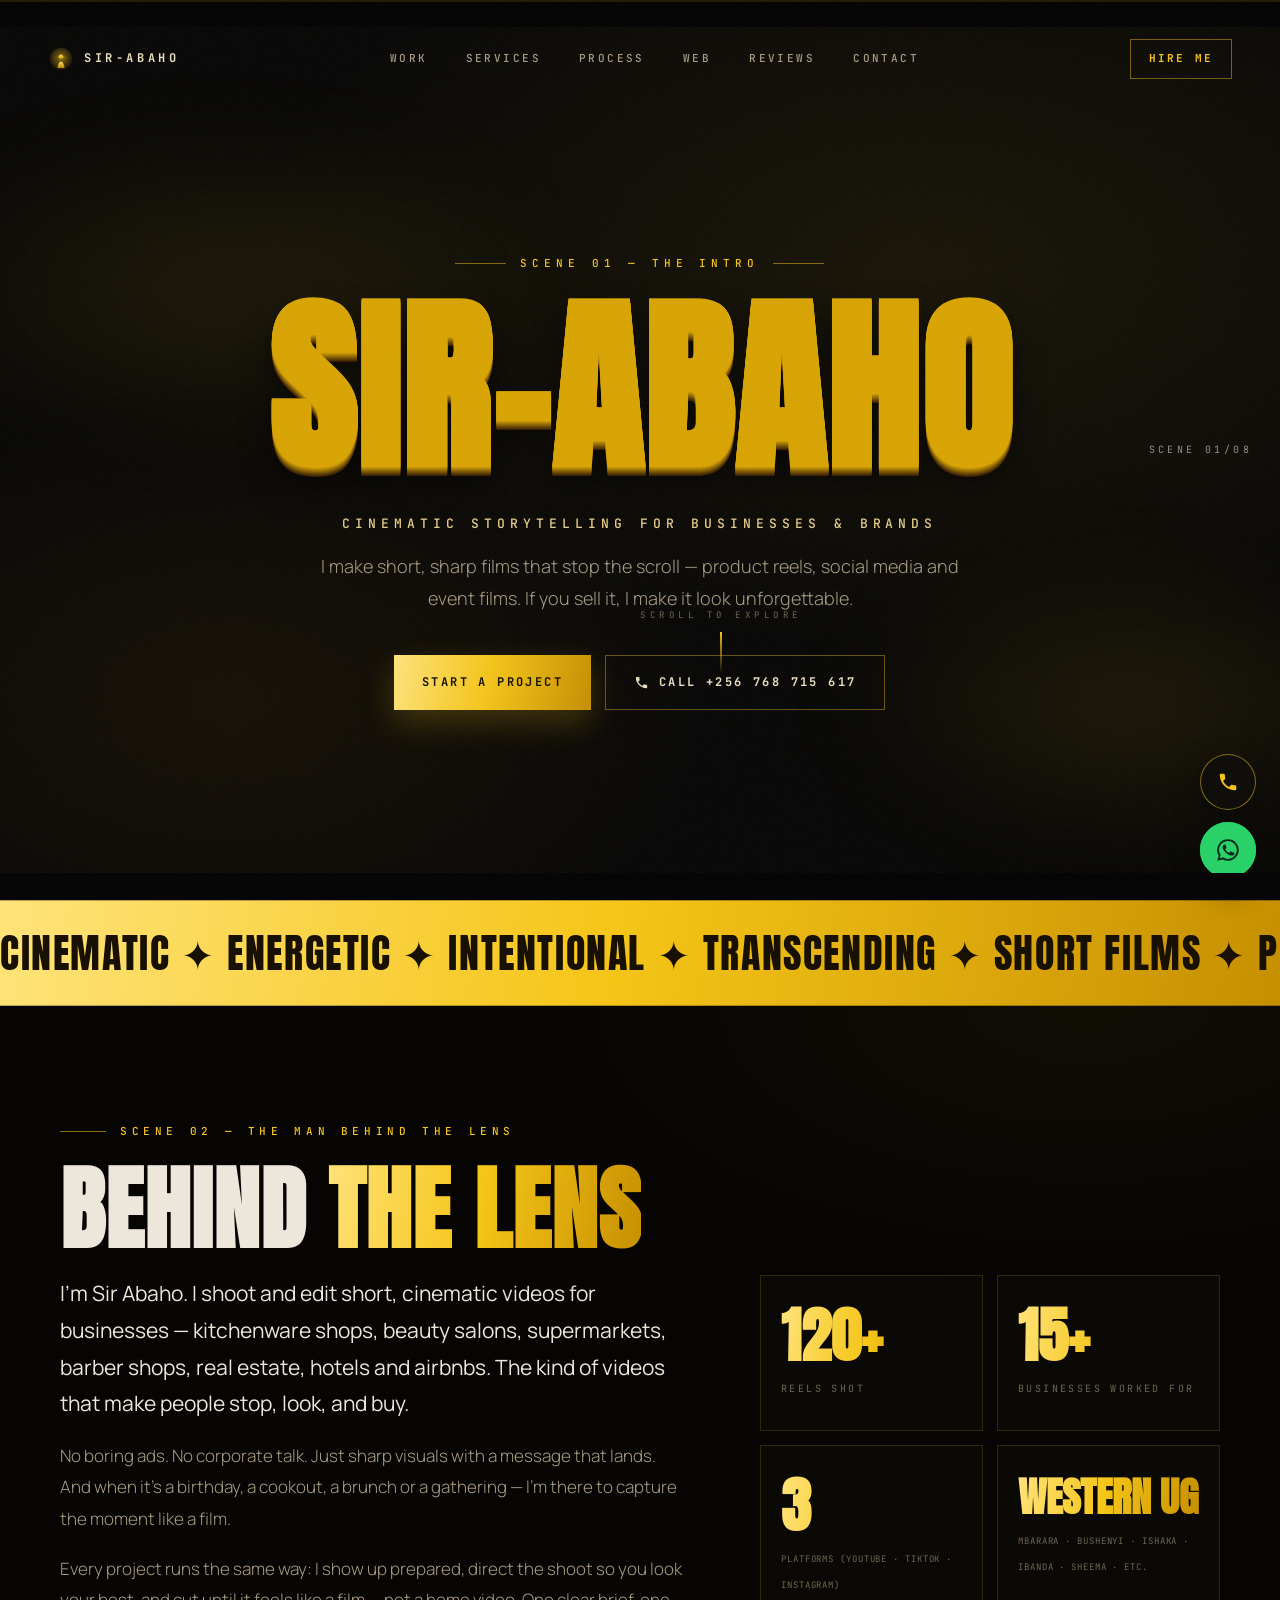
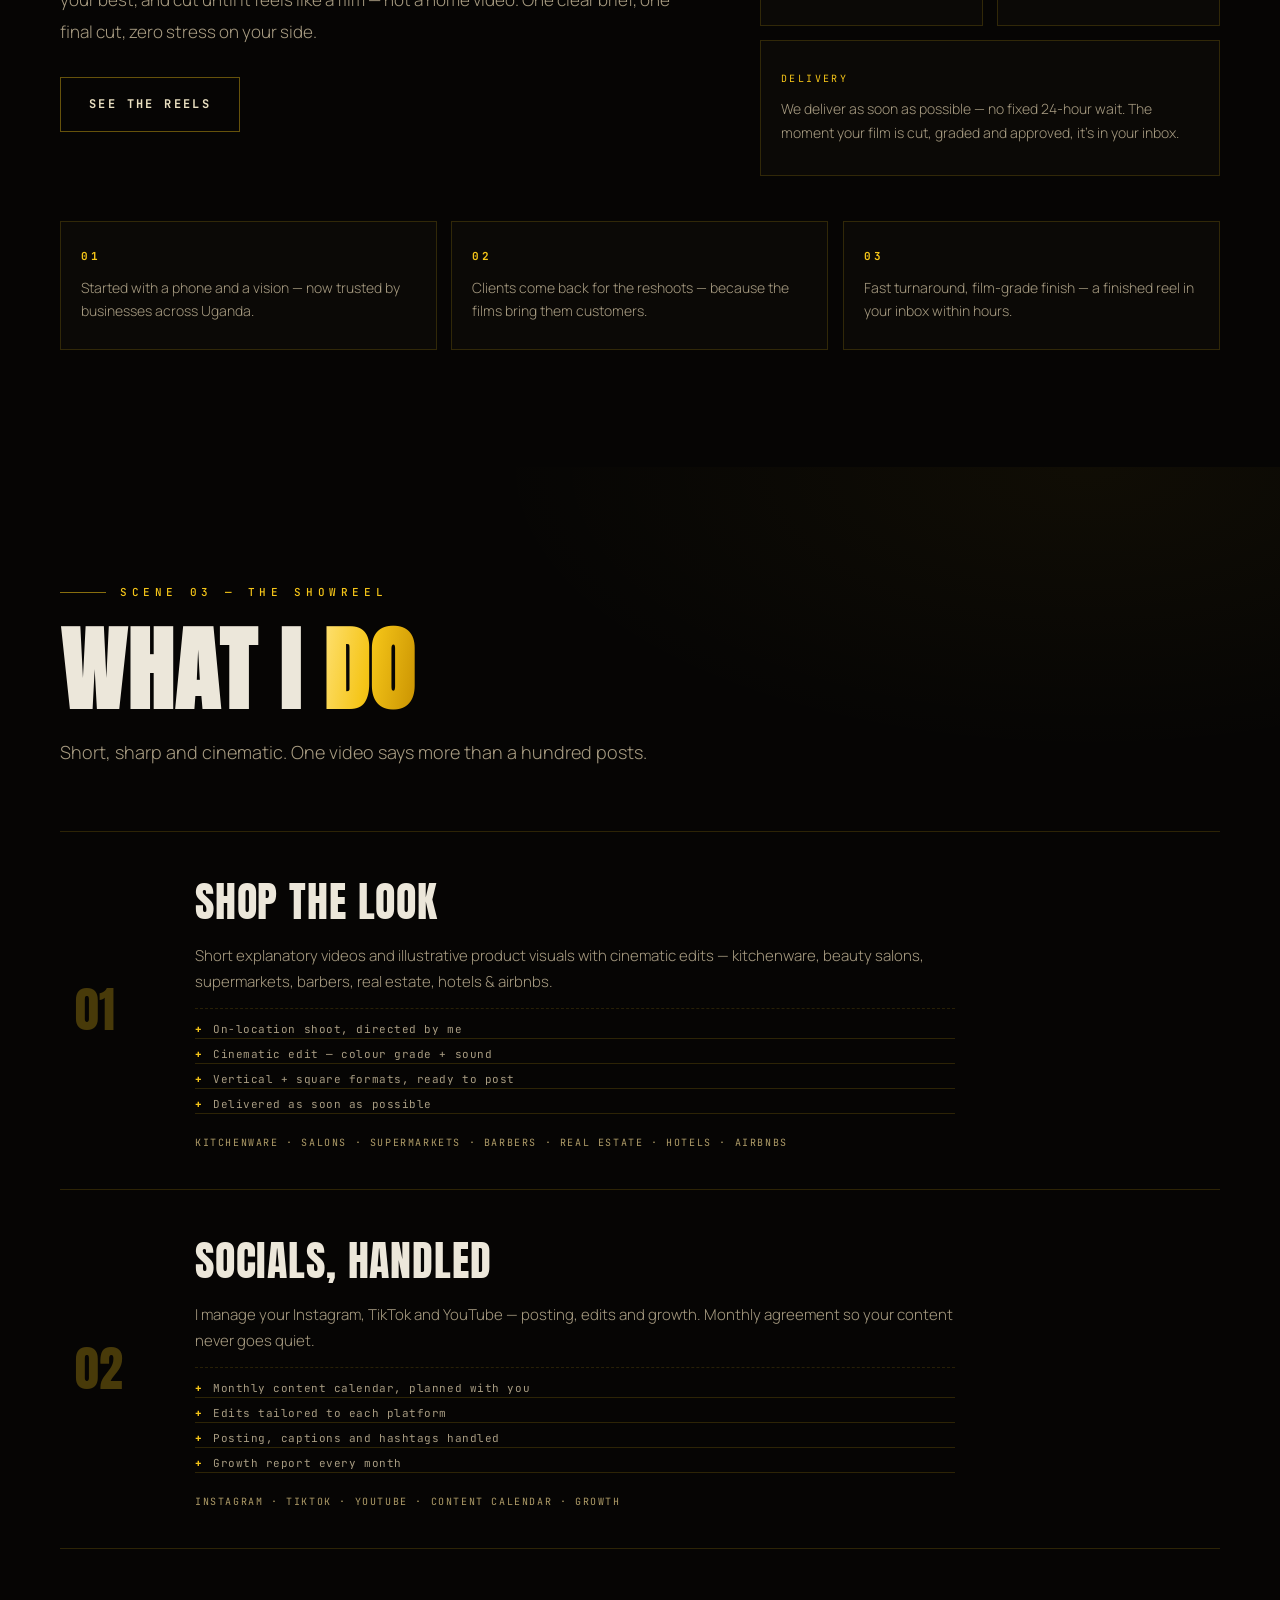
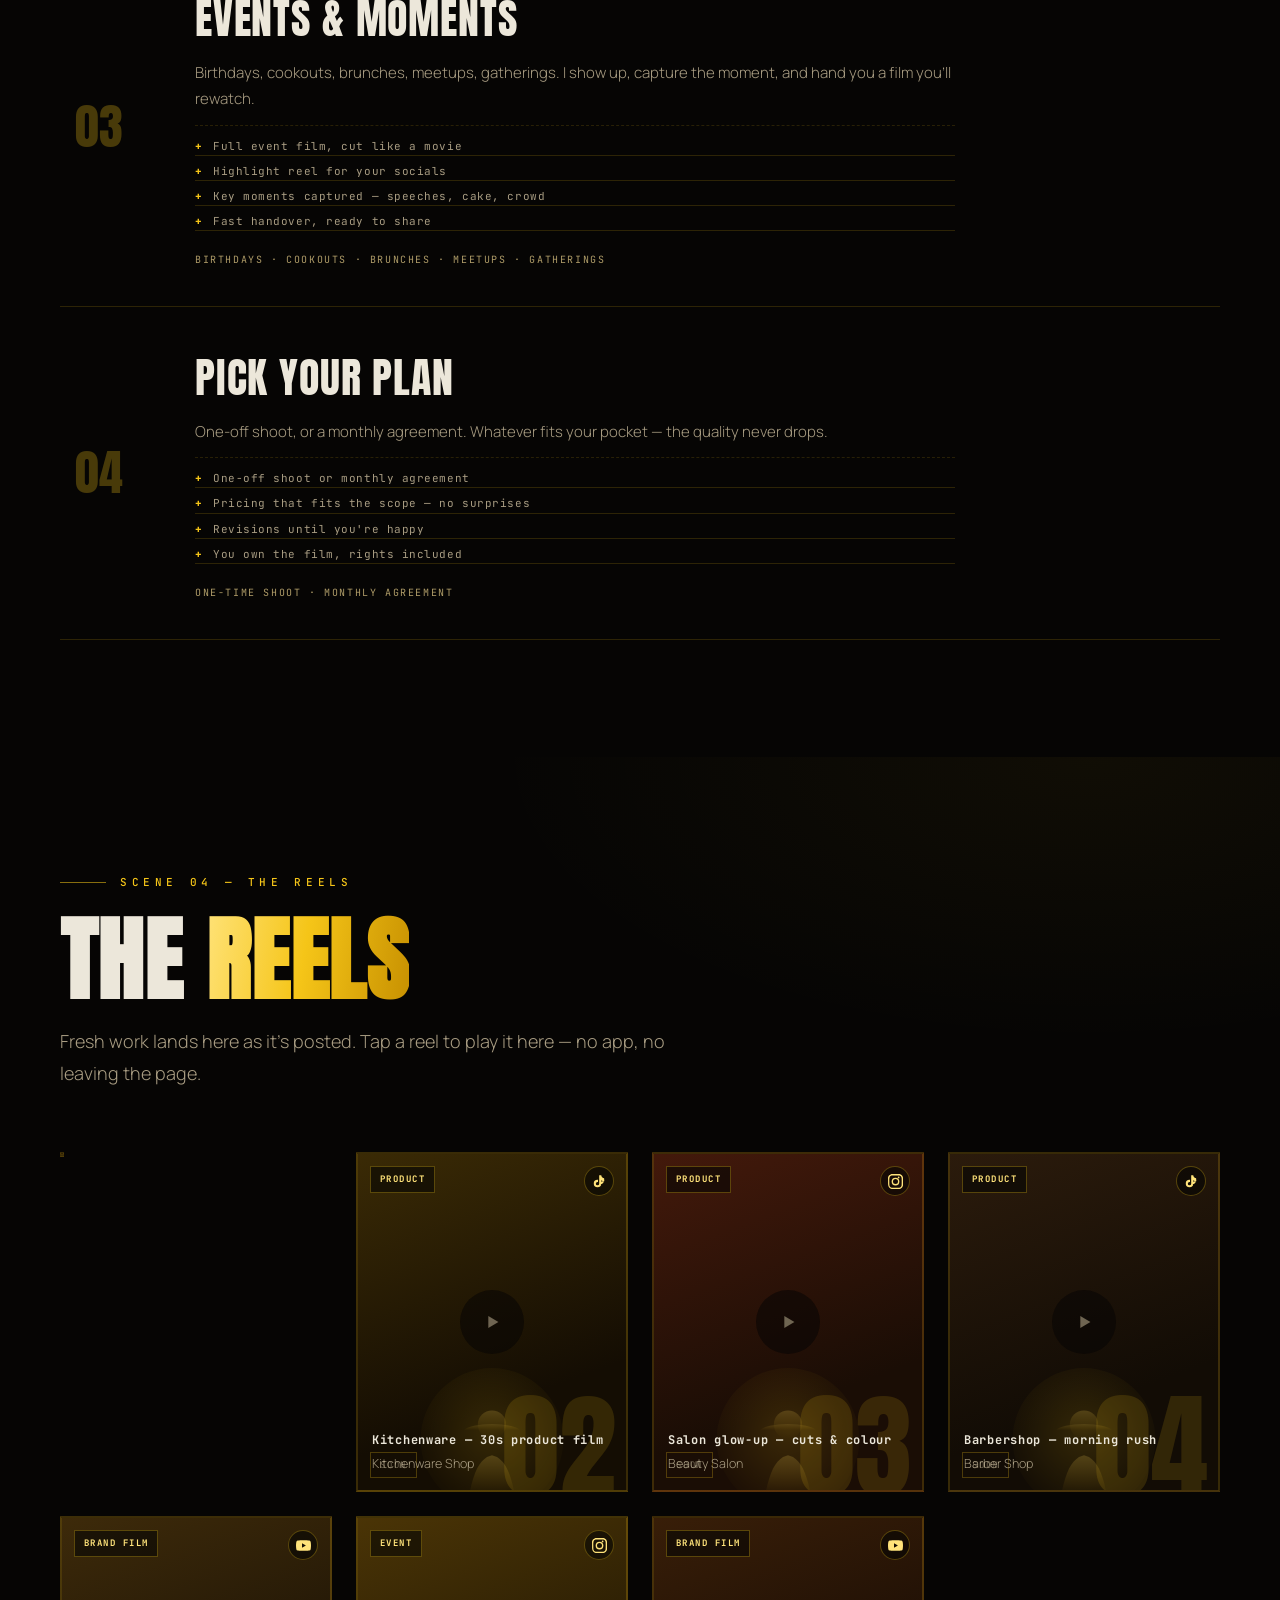
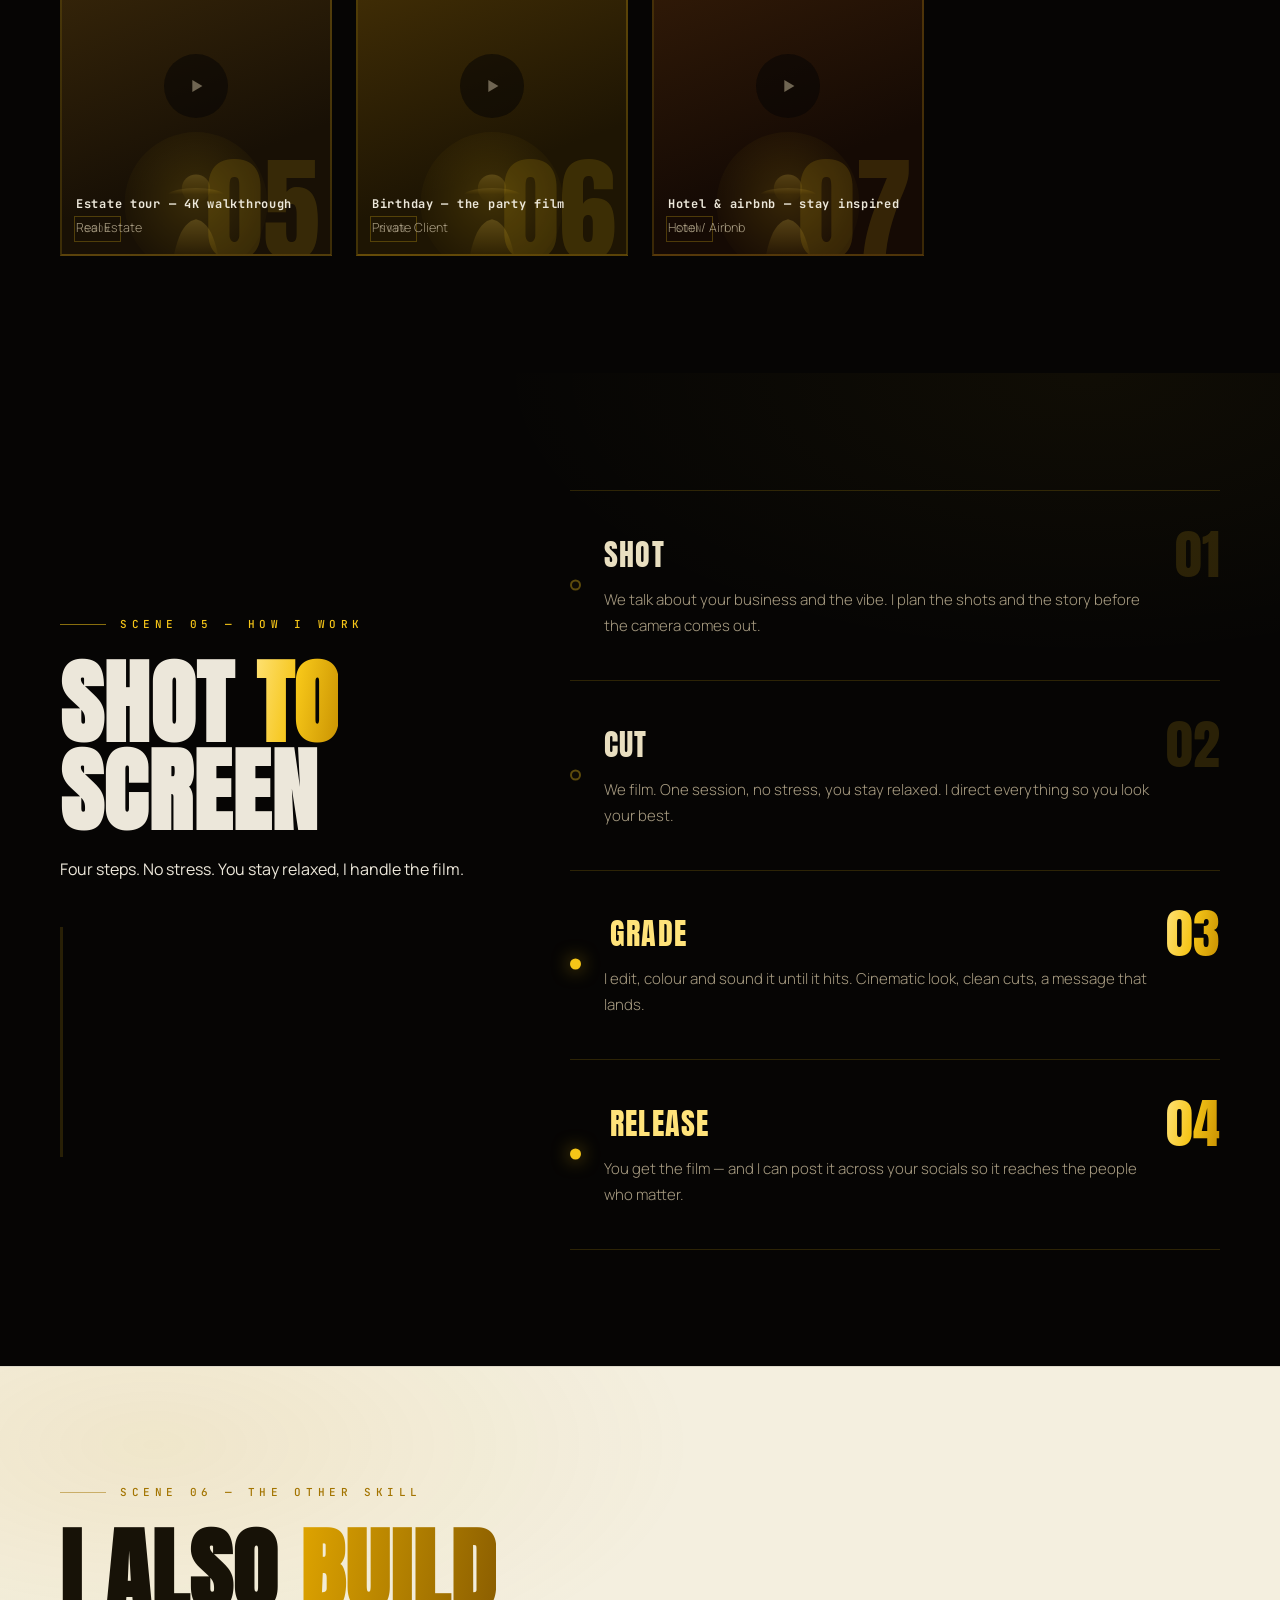
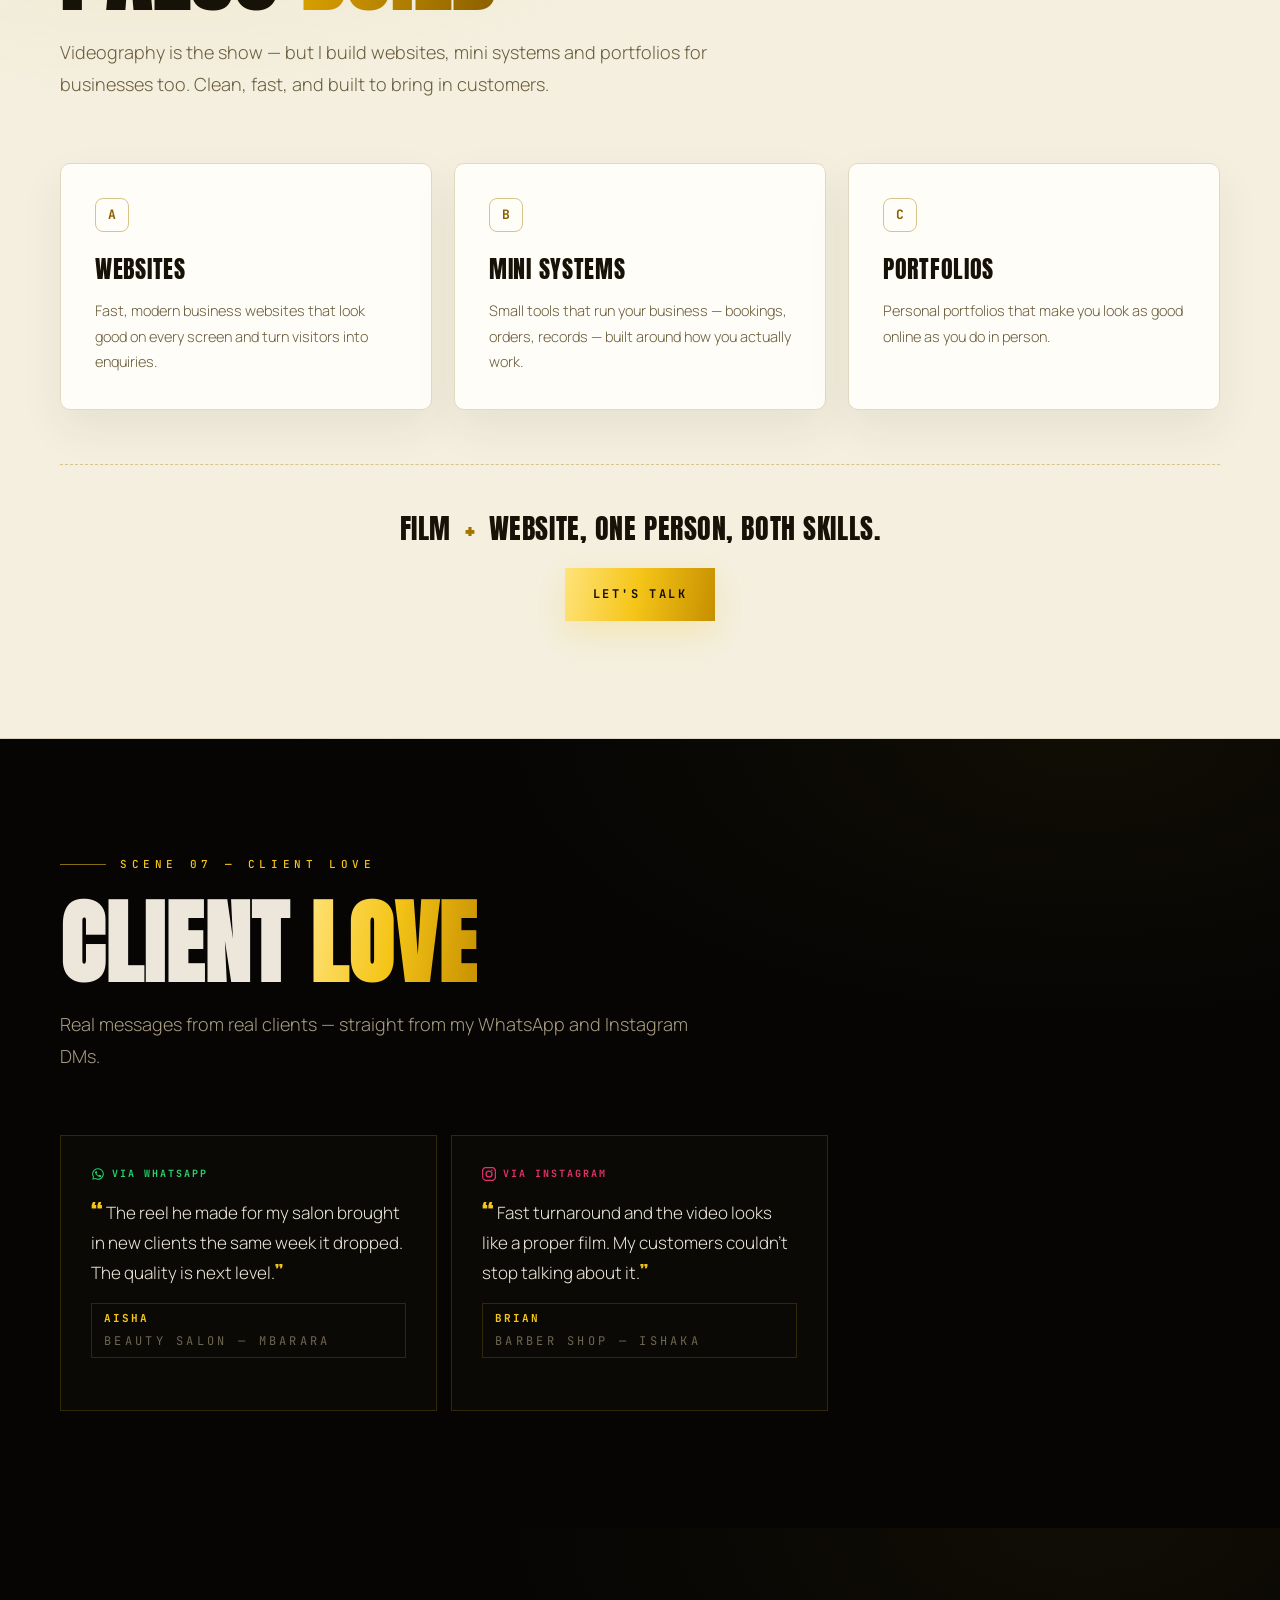
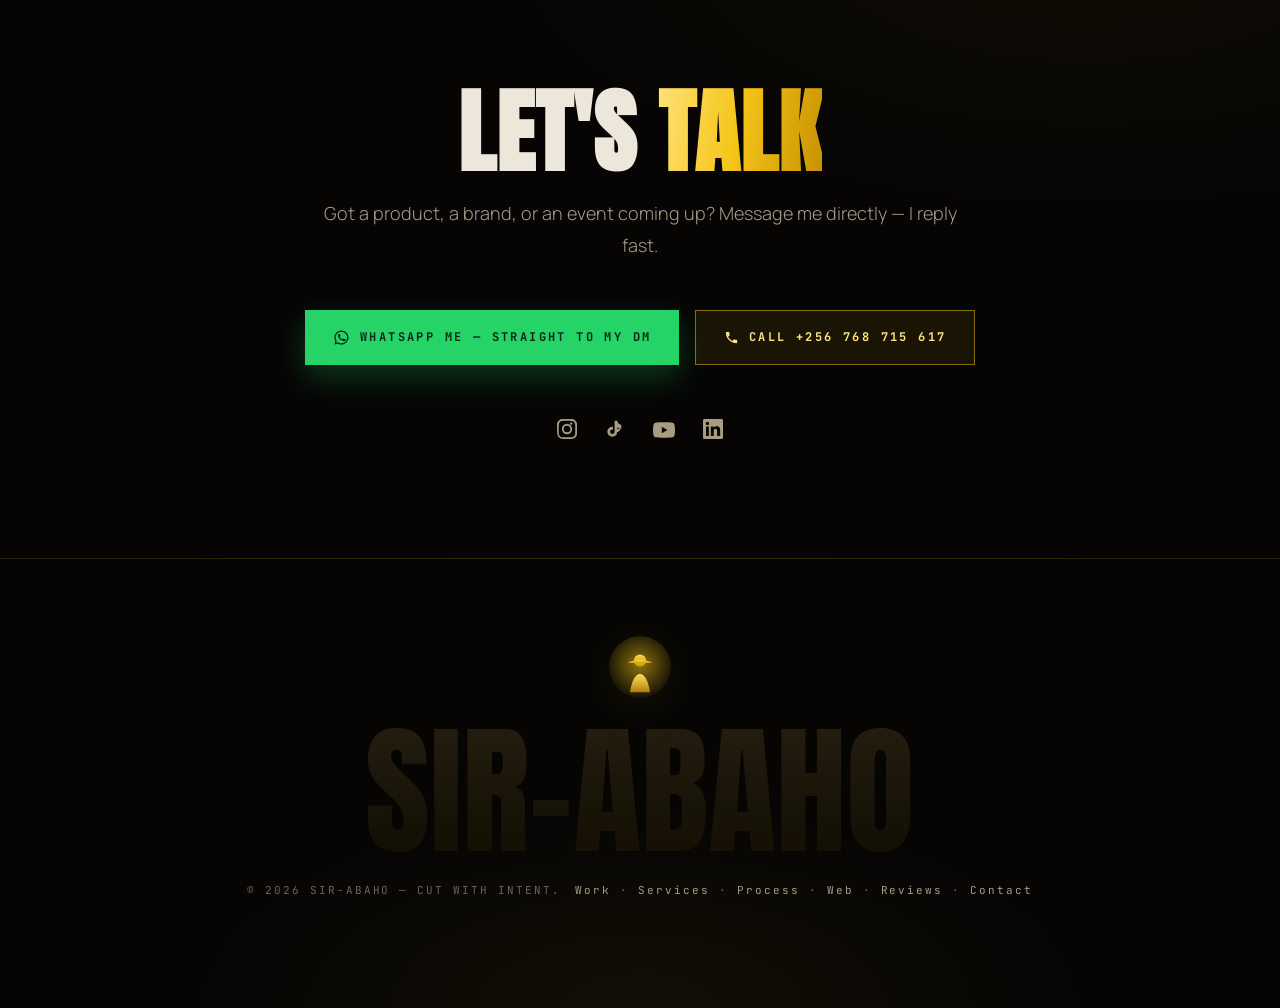
<file: index.html>
<!DOCTYPE html>
<html lang="en" class="no-js">
<head>
  <meta charset="UTF-8" />
  <meta name="viewport" content="width=device-width, initial-scale=1.0" />
  <title>SIR-ABAHO — Cinematic Videographer</title>
  <meta name="description" content="Sir Abaho — cinematic videographer. Short, sharp films and product reels for businesses, plus event coverage. Instagram, TikTok & YouTube. Uganda." />
  <link rel="icon" href="data:image/svg+xml,%3Csvg xmlns='http://www.w3.org/2000/svg' viewBox='0 0 64 64'%3E%3Cdefs%3E%3ClinearGradient id='g' x1='0' y1='0' x2='0' y2='1'%3E%3Cstop offset='0' stop-color='%23ffe37a'/%3E%3Cstop offset='1' stop-color='%23a37400'/%3E%3C/linearGradient%3E%3CradialGradient id='f' cx='.5' cy='.45' r='.6'%3E%3Cstop offset='0' stop-color='%23f5c518' stop-opacity='.55'/%3E%3Cstop offset='1' stop-color='%23f5c518' stop-opacity='0'/%3E%3C/radialGradient%3E%3C/defs%3E%3Crect width='64' height='64' fill='%23060504'/%3E%3Cg transform='scale(.32)'%3E%3Cg fill='url(%23g)'%3E%3Cpath d='M72 170c5-28 11-42 22-49l6-2 6 2c11 7 17 21 22 49z'/%3E%3Ccircle cx='100' cy='82' r='17'/%3E%3Cpath d='M66 89a35 10 0 0 1 68 0z'/%3E%3C/g%3E%3Ccircle cx='100' cy='100' r='86' fill='url(%23f)'/%3E%3Ctext x='100' y='150' text-anchor='middle' font-family='JetBrains Mono, monospace' font-size='17' letter-spacing='4' fill='%23f5c518'%3ESA%3C/text%3E%3C/g%3E%3C/svg%3E" />

  <!-- Fonts: Anton (display) · Manrope (body) · JetBrains Mono (slate labels) -->
  <link rel="preconnect" href="https://fonts.googleapis.com" />
  <link rel="preconnect" href="https://fonts.gstatic.com" crossorigin />
  <link href="https://fonts.googleapis.com/css2?family=Anton&family=JetBrains+Mono:wght@400;500;700&family=Manrope:wght@300;400;500;600;700;800&display=swap" rel="stylesheet" />

  <link rel="stylesheet" href="css/style.css" />
</head>
<body id="top">

  <a class="skip-link" href="#work">Skip to the reels</a>

  <!-- Film grain overlay -->
  <div class="grain" aria-hidden="true"></div>

  <!-- Cinema letterbox -->
  <div class="letterbox letterbox--top" aria-hidden="true"></div>
  <div class="letterbox letterbox--bottom" aria-hidden="true"></div>

  <!-- Scroll progress -->
  <div class="progress" aria-hidden="true"><i></i></div>

  <!-- Scene counter -->
  <div class="scene-counter" aria-hidden="true">SCENE 01/08</div>

  <!-- ============ PRELOADER ============ -->
  <div class="preloader" id="preloader" aria-hidden="true">
    <div class="preloader__mark">
      <!-- FOG CIRCLE mark — figure + fog halo + SA monogram -->
      <svg viewBox="0 0 200 200" width="64" height="64" aria-hidden="true">
        <defs>
          <linearGradient id="pl-g" x1="0" y1="0" x2="0" y2="1">
            <stop offset="0" stop-color="#ffe37a"/><stop offset="1" stop-color="#a37400"/>
          </linearGradient>
          <radialGradient id="pl-f" cx=".5" cy=".45" r=".6">
            <stop offset="0" stop-color="#f5c518" stop-opacity=".55"/><stop offset="1" stop-color="#f5c518" stop-opacity="0"/>
          </radialGradient>
        </defs>
        <g fill="url(#pl-g)">
          <path d="M72 170c5-28 11-42 22-49l6-2 6 2c11 7 17 21 22 49z"/>
          <circle cx="100" cy="82" r="17"/>
          <path d="M66 89a35 10 0 0 1 68 0z"/>
        </g>
        <circle cx="100" cy="100" r="86" fill="url(#pl-f)"/>
        <text x="100" y="150" text-anchor="middle" font-family="JetBrains Mono, monospace" font-size="17" letter-spacing="4" fill="#f5c518">SA</text>
      </svg>
    </div>
    <div class="preloader__name">SIR-ABAHO</div>
    <div class="preloader__count"><span id="preCount">0</span>%</div>
    <div class="preloader__bar"><i></i></div>
  </div>

  <!-- ============ NAV ============ -->
  <header class="nav" id="nav">
    <a class="nav__mark" href="#top" aria-label="Sir Abaho — back to top">
      <svg viewBox="0 0 200 200" width="30" height="30" aria-hidden="true">
        <defs>
          <linearGradient id="nv-g" x1="0" y1="0" x2="0" y2="1">
            <stop offset="0" stop-color="#ffe37a"/><stop offset="1" stop-color="#a37400"/>
          </linearGradient>
          <radialGradient id="nv-f" cx=".5" cy=".45" r=".6">
            <stop offset="0" stop-color="#f5c518" stop-opacity=".55"/><stop offset="1" stop-color="#f5c518" stop-opacity="0"/>
          </radialGradient>
        </defs>
        <g fill="url(#nv-g)">
          <path d="M72 170c5-28 11-42 22-49l6-2 6 2c11 7 17 21 22 49z"/>
          <circle cx="100" cy="82" r="17"/>
          <path d="M66 89a35 10 0 0 1 68 0z"/>
        </g>
        <circle cx="100" cy="100" r="86" fill="url(#nv-f)"/>
      </svg>
      <span>SIR-ABAHO</span>
    </a>
    <nav class="nav__links" aria-label="Primary">
      <a href="#work">Work</a>
      <a href="#services">Services</a>
      <a href="#process">Process</a>
      <a href="#web">Web</a>
      <a href="#reviews">Reviews</a>
      <a href="#contact">Contact</a>
    </nav>
    <a class="nav__cta" href="https://wa.me/256768715617?text=Hey%20Sir%20Abaho!%20I%20saw%20your%20portfolio%20and%20I%27d%20love%20to%20talk%20about%20a%20video%20project." target="_blank" rel="noopener">Hire me</a>
    <button class="nav__burger" id="burger" aria-label="Open menu" aria-expanded="false" aria-controls="mobileMenu">
      <i></i><i></i><i></i>
    </button>
  </header>

  <!-- Mobile menu -->
  <div class="mobile-menu" id="mobileMenu" aria-hidden="true">
    <nav aria-label="Mobile">
      <a href="#work">Work</a>
      <a href="#services">Services</a>
      <a href="#process">Process</a>
      <a href="#web">Web</a>
      <a href="#reviews">Reviews</a>
      <a href="#contact">Contact</a>
    </nav>
    <div class="mobile-menu__actions">
      <a class="btn btn--wa" href="https://wa.me/256768715617?text=Hey%20Sir%20Abaho!%20I%20saw%20your%20portfolio%20and%20I%27d%20love%20to%20talk%20about%20a%20video%20project." target="_blank" rel="noopener">WhatsApp me</a>
      <a class="btn btn--call" href="tel:+256768715617">Call +256 768 715 617</a>
    </div>
  </div>

  <main>

    <!-- ============ HERO ============ -->
    <section class="hero section" id="home" data-scene="01">
      <div class="hero__fog hero__fog--1" aria-hidden="true"></div>
      <div class="hero__fog hero__fog--2" aria-hidden="true"></div>

      <div class="hero__inner">
        <div class="hero__slate reveal">SCENE 01 — THE INTRO</div>
        <div class="hero__stage" id="heroStage">
          <div class="hero__rise">
            <h1 class="hero__title" id="heroTitle" aria-label="SIR-ABAHO">
              <span class="hero__face" data-text="SIR-ABAHO">SIR-ABAHO</span>
            </h1>
          </div>
        </div>
        <p class="hero__tag reveal">CINEMATIC STORYTELLING FOR BUSINESSES &amp; BRANDS</p>
        <p class="hero__sub reveal">I make short, sharp films that stop the scroll — product reels, social media and event films. If you sell it, I make it look unforgettable.</p>
        <div class="hero__cta reveal">
          <a class="btn btn--gold" href="https://wa.me/256768715617?text=Hey%20Sir%20Abaho!%20I%20saw%20your%20portfolio%20and%20I%27d%20love%20to%20talk%20about%20a%20video%20project." target="_blank" rel="noopener">Start a project</a>
          <a class="btn btn--ghost" href="tel:+256768715617">
            <svg viewBox="0 0 24 24" width="15" height="15" aria-hidden="true"><path fill="currentColor" d="M6.6 10.8c1.4 2.8 3.8 5.1 6.6 6.6l2.2-2.2c.3-.3.7-.4 1-.2 1.1.4 2.3.6 3.6.6.6 0 1 .4 1 1V20c0 .6-.4 1-1 1C10.6 21 3 13.4 3 4c0-.6.4-1 1-1h3.5c.6 0 1 .4 1 1 0 1.2.2 2.4.6 3.6.1.3 0 .7-.2 1z"/></svg>
            Call +256 768 715 617
          </a>
        </div>
        <div class="hero__scroll reveal" aria-hidden="true">
          <span>SCROLL TO EXPLORE</span><i></i>
        </div>
      </div>
    </section>

    <!-- ============ MARQUEE ============ -->
    <div class="marquee" aria-hidden="true">
      <div class="marquee__track">
        <span>CINEMATIC&nbsp;✦&nbsp;ENERGETIC&nbsp;✦&nbsp;INTENTIONAL&nbsp;✦&nbsp;TRANSCENDING&nbsp;✦&nbsp;SHORT&nbsp;FILMS&nbsp;✦&nbsp;PRODUCT&nbsp;REELS&nbsp;✦&nbsp;EVENT&nbsp;COVERAGE&nbsp;✦&nbsp;</span>
        <span>CINEMATIC&nbsp;✦&nbsp;ENERGETIC&nbsp;✦&nbsp;INTENTIONAL&nbsp;✦&nbsp;TRANSCENDING&nbsp;✦&nbsp;SHORT&nbsp;FILMS&nbsp;✦&nbsp;PRODUCT&nbsp;REELS&nbsp;✦&nbsp;EVENT&nbsp;COVERAGE&nbsp;✦&nbsp;</span>
      </div>
    </div>

    <!-- ============ ABOUT ============ -->
    <section class="about section" id="about" data-scene="02">
      <div class="wrap">
        <div class="section__meta reveal">SCENE 02 — THE MAN BEHIND THE LENS</div>
        <h2 class="section__title reveal">BEHIND <span class="grad">THE LENS</span></h2>
        <div class="about__grid">
          <div class="about__copy">
            <p class="reveal">I'm Sir Abaho. I shoot and edit short, cinematic videos for businesses — kitchenware shops, beauty salons, supermarkets, barber shops, real estate, hotels and airbnbs. The kind of videos that make people stop, look, and buy.</p>
            <p class="reveal">No boring ads. No corporate talk. Just sharp visuals with a message that lands. And when it's a birthday, a cookout, a brunch or a gathering — I'm there to capture the moment like a film.</p>
            <p class="reveal">Every project runs the same way: I show up prepared, direct the shoot so you look your best, and cut until it feels like a film — not a home video. One clear brief, one final cut, zero stress on your side.</p>
            <a class="btn btn--ghost reveal" href="#work">See the reels</a>
          </div>
          <div class="about__stats" id="statGrid"></div>
        </div>
        <!-- ACHIEVEMENTS — swap the text below for real numbers when you have them (views, years, cities, repeat clients). -->
        <ul class="about__milestones">
          <li class="reveal"><b>01</b><p>Started with a phone and a vision — now trusted by businesses across Uganda.</p></li>
          <li class="reveal"><b>02</b><p>Clients come back for the reshoots — because the films bring them customers.</p></li>
          <li class="reveal"><b>03</b><p>Fast turnaround, film-grade finish — a finished reel in your inbox within hours.</p></li>
        </ul>
      </div>
    </section>

    <!-- ============ SERVICES ============ -->
    <section class="services section" id="services" data-scene="03">
      <div class="wrap">
        <div class="section__meta reveal">SCENE 03 — THE SHOWREEL</div>
        <h2 class="section__title reveal">WHAT I <span class="grad">DO</span></h2>
        <p class="section__lead reveal">Short, sharp and cinematic. One video says more than a hundred posts.</p>

        <ol class="services__list">
          <li class="reveal">
            <a href="#work">
              <span class="svc__num">01</span>
              <div class="svc__body">
                <h3>SHOP THE LOOK</h3>
                <p>Short explanatory videos and illustrative product visuals with cinematic edits — kitchenware, beauty salons, supermarkets, barbers, real estate, hotels &amp; airbnbs.</p>
                <ul class="svc__list">
                  <li>On-location shoot, directed by me</li>
                  <li>Cinematic edit — colour grade + sound</li>
                  <li>Vertical + square formats, ready to post</li>
                  <li>Delivered as soon as possible</li>
                </ul>
                <span class="svc__tags">KITCHENWARE · SALONS · SUPERMARKETS · BARBERS · REAL ESTATE · HOTELS · AIRBNBS</span>
              </div>
              <span class="svc__arrow" aria-hidden="true">→</span>
            </a>
          </li>
          <li class="reveal">
            <a href="#contact">
              <span class="svc__num">02</span>
              <div class="svc__body">
                <h3>SOCIALS, HANDLED</h3>
                <p>I manage your Instagram, TikTok and YouTube — posting, edits and growth. Monthly agreement so your content never goes quiet.</p>
                <ul class="svc__list">
                  <li>Monthly content calendar, planned with you</li>
                  <li>Edits tailored to each platform</li>
                  <li>Posting, captions and hashtags handled</li>
                  <li>Growth report every month</li>
                </ul>
                <span class="svc__tags">INSTAGRAM · TIKTOK · YOUTUBE · CONTENT CALENDAR · GROWTH</span>
              </div>
              <span class="svc__arrow" aria-hidden="true">→</span>
            </a>
          </li>
          <li class="reveal">
            <a href="#contact">
              <span class="svc__num">03</span>
              <div class="svc__body">
                <h3>EVENTS &amp; MOMENTS</h3>
                <p>Birthdays, cookouts, brunches, meetups, gatherings. I show up, capture the moment, and hand you a film you'll rewatch.</p>
                <ul class="svc__list">
                  <li>Full event film, cut like a movie</li>
                  <li>Highlight reel for your socials</li>
                  <li>Key moments captured — speeches, cake, crowd</li>
                  <li>Fast handover, ready to share</li>
                </ul>
                <span class="svc__tags">BIRTHDAYS · COOKOUTS · BRUNCHES · MEETUPS · GATHERINGS</span>
              </div>
              <span class="svc__arrow" aria-hidden="true">→</span>
            </a>
          </li>
          <li class="reveal">
            <a href="#contact">
              <span class="svc__num">04</span>
              <div class="svc__body">
                <h3>PICK YOUR PLAN</h3>
                <p>One-off shoot, or a monthly agreement. Whatever fits your pocket — the quality never drops.</p>
                <ul class="svc__list">
                  <li>One-off shoot or monthly agreement</li>
                  <li>Pricing that fits the scope — no surprises</li>
                  <li>Revisions until you're happy</li>
                  <li>You own the film, rights included</li>
                </ul>
                <span class="svc__tags">ONE-TIME SHOOT · MONTHLY AGREEMENT</span>
              </div>
              <span class="svc__arrow" aria-hidden="true">→</span>
            </a>
          </li>
        </ol>
      </div>
    </section>

    <!-- ============ WORK ============ -->
    <section class="work section" id="work" data-scene="04">
      <div class="wrap">
        <div class="section__meta reveal">SCENE 04 — THE REELS</div>
        <h2 class="section__title reveal">THE <span class="grad">REELS</span></h2>
        <p class="section__lead reveal">Fresh work lands here as it's posted. Tap a reel to play it here — no app, no leaving the page.</p>
        <div class="work__grid" id="reelGrid" aria-live="polite"></div>
      </div>
    </section>

    <!-- ============ PROCESS ============ -->
    <section class="process section" id="process" data-scene="05">
      <div class="wrap process__grid">
        <div class="process__sticky">
          <div class="section__meta reveal">SCENE 05 — HOW I WORK</div>
          <h2 class="section__title reveal">SHOT <span class="grad">TO</span> SCREEN</h2>
          <p class="reveal">Four steps. No stress. You stay relaxed, I handle the film.</p>
          <div class="process__line" aria-hidden="true"><i id="processFill"></i></div>
        </div>
        <ol class="process__stages">
          <li class="stage reveal" data-stage="1">
            <span class="stage__num">01</span>
            <h3>SHOT</h3>
            <p>We talk about your business and the vibe. I plan the shots and the story before the camera comes out.</p>
          </li>
          <li class="stage reveal" data-stage="2">
            <span class="stage__num">02</span>
            <h3>CUT</h3>
            <p>We film. One session, no stress, you stay relaxed. I direct everything so you look your best.</p>
          </li>
          <li class="stage reveal" data-stage="3">
            <span class="stage__num">03</span>
            <h3>GRADE</h3>
            <p>I edit, colour and sound it until it hits. Cinematic look, clean cuts, a message that lands.</p>
          </li>
          <li class="stage reveal" data-stage="4">
            <span class="stage__num">04</span>
            <h3>RELEASE</h3>
            <p>You get the film — and I can post it across your socials so it reaches the people who matter.</p>
          </li>
        </ol>
      </div>
    </section>

    <!-- ============ WEB / SOFTWARE ============ -->
    <section class="web section" id="web" data-scene="06">
      <div class="wrap">
        <div class="section__meta reveal">SCENE 06 — THE OTHER SKILL</div>
        <h2 class="section__title reveal">I ALSO <span class="grad">BUILD</span></h2>
        <p class="section__lead reveal">Videography is the show — but I build websites, mini systems and portfolios for businesses too. Clean, fast, and built to bring in customers.</p>
        <div class="web__grid">
          <article class="web__card reveal">
            <span class="web__num">A</span>
            <h3>WEBSITES</h3>
            <p>Fast, modern business websites that look good on every screen and turn visitors into enquiries.</p>
          </article>
          <article class="web__card reveal">
            <span class="web__num">B</span>
            <h3>MINI SYSTEMS</h3>
            <p>Small tools that run your business — bookings, orders, records — built around how you actually work.</p>
          </article>
          <article class="web__card reveal">
            <span class="web__num">C</span>
            <h3>PORTFOLIOS</h3>
            <p>Personal portfolios that make you look as good online as you do in person.</p>
          </article>
        </div>
        <div class="web__cta reveal">
          <p>Film <span aria-hidden="true">+</span> website, one person, both skills.</p>
          <a class="btn btn--gold" href="https://wa.me/256768715617?text=Hey%20Sir%20Abaho!%20I%20want%20to%20talk%20about%20a%20website%20project." target="_blank" rel="noopener">Let's talk</a>
        </div>
      </div>
    </section>


    <!-- ============ REVIEWS ============ -->
    <section class="reviews section" id="reviews" data-scene="07">
      <div class="wrap">
        <div class="section__meta reveal">SCENE 07 — CLIENT LOVE</div>
        <h2 class="section__title reveal">CLIENT <span class="grad">LOVE</span></h2>
        <p class="section__lead reveal">Real messages from real clients — straight from my WhatsApp and Instagram DMs.</p>
        <div class="reviews__grid" id="reviewGrid" aria-live="polite"></div>
      </div>
    </section>

    <!-- ============ CONTACT ============ -->
    <section class="contact section" id="contact" data-scene="08">
      <div class="wrap contact__inner">
        <div class="section__meta reveal">FINAL SCENE — LET'S TALK</div>
        <h2 class="section__title reveal">LET'S <span class="grad">TALK</span></h2>
        <p class="section__lead reveal">Got a product, a brand, or an event coming up? Message me directly — I reply fast.</p>
        <div class="contact__actions reveal">
          <a class="btn btn--wa" href="https://wa.me/256768715617?text=Hey%20Sir%20Abaho!%20I%20saw%20your%20portfolio%20and%20I%27d%20love%20to%20talk%20about%20a%20video%20project." target="_blank" rel="noopener">
            <svg viewBox="0 0 24 24" width="17" height="17" aria-hidden="true"><path fill="currentColor" d="M12 2a10 10 0 0 0-8.6 15.1L2 22l5-1.3A10 10 0 1 0 12 2m0 18.2c-1.5 0-3-.4-4.3-1.2l-.3-.2-3 .8.8-2.9-.2-.3A8.2 8.2 0 1 1 12 20.2m4.6-6.1c-.3-.1-1.5-.7-1.7-.8-.2-.1-.4-.1-.6.1-.2.3-.6.8-.8 1-.1.2-.3.2-.5.1a6.7 6.7 0 0 1-3.4-3c-.3-.4 0-.5.2-.7l.4-.5c.1-.2.2-.3.3-.5v-.5c0-.1-.6-1.4-.8-1.9-.2-.5-.4-.4-.6-.4h-.5c-.2 0-.5.1-.7.3-.2.3-.9.9-.9 2.2s1 2.5 1.1 2.7c.1.2 1.9 3 4.7 4.2.7.3 1.2.5 1.6.6.7.2 1.3.2 1.8.1.6-.1 1.5-.6 1.7-1.2.2-.6.2-1.1.2-1.2l-.5-.2z"/></svg>
            WhatsApp me — straight to my DM
          </a>
          <a class="btn btn--call" href="tel:+256768715617">
            <svg viewBox="0 0 24 24" width="15" height="15" aria-hidden="true"><path fill="currentColor" d="M6.6 10.8c1.4 2.8 3.8 5.1 6.6 6.6l2.2-2.2c.3-.3.7-.4 1-.2 1.1.4 2.3.6 3.6.6.6 0 1 .4 1 1V20c0 .6-.4 1-1 1C10.6 21 3 13.4 3 4c0-.6.4-1 1-1h3.5c.6 0 1 .4 1 1 0 1.2.2 2.4.6 3.6.1.3 0 .7-.2 1z"/></svg>
            Call +256 768 715 617
          </a>
        </div>
        <div class="contact__socials reveal">
          <!-- SOCIAL LINKS: replace each href="#" with your profile URL, e.g. href="https://instagram.com/yourhandle" -->
          <a href="#" aria-label="Instagram" target="_blank" rel="noopener"><svg viewBox="0 0 24 24" width="20" height="20" aria-hidden="true"><path fill="currentColor" d="M12 2.2c3.2 0 3.6 0 4.9.1 1.2.1 1.8.2 2.2.4.6.2 1 .5 1.4.9.4.4.7.8.9 1.4.2.4.4 1 .4 2.2.1 1.3.1 1.7.1 4.9s0 3.6-.1 4.9c-.1 1.2-.2 1.8-.4 2.2-.2.6-.5 1-.9 1.4-.4.4-.8.7-1.4.9-.4.2-1 .4-2.2.4-1.3.1-1.7.1-4.9.1s-3.6 0-4.9-.1c-1.2-.1-1.8-.2-2.2-.4-.6-.2-1-.5-1.4-.9-.4-.4-.7-.8-.9-1.4-.2-.4-.4-1-.4-2.2-.1-1.3-.1-1.7-.1-4.9s0-3.6.1-4.9c.1-1.2.2-1.8.4-2.2.2-.6.5-1 .9-1.4.4-.4.8-.7 1.4-.9.4-.2 1-.4 2.2-.4 1.3-.1 1.7-.1 4.9-.1m0-2.2C8.7 0 8.3 0 7 .1 5.8.1 4.9.3 4.1.6c-.8.3-1.5.8-2.2 1.5C1.2 2.8.7 3.5.4 4.3.1 5.1-.1 6 0 7.2.1 8.5.1 8.9.1 12s0 3.5.1 4.8c.1 1.2.3 2.1.6 2.9.3.8.8 1.5 1.5 2.2.7.7 1.4 1.2 2.2 1.5.8.3 1.7.5 2.9.6 1.3.1 1.7.1 4.8.1s3.5 0 4.8-.1c1.2-.1 2.1-.3 2.9-.6.8-.3 1.5-.8 2.2-1.5.7-.7 1.2-1.4 1.5-2.2.3-.8.5-1.7.6-2.9.1-1.3.1-1.7.1-4.8s0-3.5-.1-4.8c-.1-1.2-.3-2.1-.6-2.9-.3-.8-.8-1.5-1.5-2.2C21.2 1.2 20.5.7 19.7.4c-.8-.3-1.7-.5-2.9-.6C15.5.1 15.1 0 12 0m0 5.8a6.2 6.2 0 1 0 0 12.4 6.2 6.2 0 0 0 0-12.4m0 10.2a4 4 0 1 1 0-8 4 4 0 0 1 0 8m6.4-10.5a1.4 1.4 0 1 1-2.8 0 1.4 1.4 0 0 1 2.8 0"/></svg></a>
          <a href="#" aria-label="TikTok" target="_blank" rel="noopener"><svg viewBox="0 0 24 24" width="20" height="20" aria-hidden="true"><path fill="currentColor" d="M19.6 6.7a4.8 4.8 0 0 1-3.4-1.4 4.8 4.8 0 0 1-1.4-3.3h-3.3v13.4a2.7 2.7 0 1 1-2.7-2.7c.3 0 .5 0 .8.1V9.3a6 6 0 0 0-.8-.1 6 6 0 1 0 6 6V9.9a7.9 7.9 0 0 0 4.8 1.6V8.2c-.6 0-1.3-.1-1.9-.4v3.4a7.9 7.9 0 0 1-4.8 1.6 5.9 5.9 0 0 1-1.2-.1v3.4c.4.1.8.1 1.2.1a6 6 0 0 0 6-6c0-.3 0-.6-.1-.9z"/></svg></a>
          <a href="#" aria-label="YouTube" target="_blank" rel="noopener"><svg viewBox="0 0 24 24" width="22" height="22" aria-hidden="true"><path fill="currentColor" d="M23.5 6.2a3 3 0 0 0-2.1-2.2C19.5 3.5 12 3.5 12 3.5s-7.5 0-9.4.5A3 3 0 0 0 .5 6.2 31.4 31.4 0 0 0 0 12c0 1.9.2 3.9.5 5.8a3 3 0 0 0 2.1 2.2c1.9.5 9.4.5 9.4.5s7.5 0 9.4-.5a3 3 0 0 0 2.1-2.2c.3-1.9.5-3.9.5-5.8s-.2-3.9-.5-5.8M9.6 15.6V8.4L15.8 12z"/></svg></a>
          <a href="#" aria-label="LinkedIn" target="_blank" rel="noopener"><svg viewBox="0 0 24 24" width="20" height="20" aria-hidden="true"><path fill="currentColor" d="M20.4 20.4h-3.5v-5.6c0-1.3 0-3-1.9-3-1.9 0-2.1 1.4-2.1 2.9v5.7H9.4V9h3.4v1.6h.1c.5-.9 1.6-1.9 3.4-1.9 3.6 0 4.3 2.4 4.3 5.5v6.2zM5.3 7.4a2 2 0 1 1 0-4.1 2 2 0 0 1 0 4.1zm1.7 13H3.6V9h3.4v11.4zM22.2 0H1.8C.8 0 0 .8 0 1.7v20.5c0 1 .8 1.8 1.8 1.8h20.4c1 0 1.8-.8 1.8-1.8V1.7c0-.9-.8-1.7-1.8-1.7z"/></svg></a>
        </div>
      </div>
    </section>

    <!-- ============ FOOTER ============ -->
    <footer class="footer">
      <div class="footer__mark" aria-hidden="true">
      <svg viewBox="0 0 200 200">
        <defs>
          <linearGradient id="ft-g" x1="0" y1="0" x2="0" y2="1">
            <stop offset="0" stop-color="#ffe37a"/><stop offset="1" stop-color="#a37400"/>
          </linearGradient>
          <radialGradient id="ft-f" cx=".5" cy=".45" r=".6">
            <stop offset="0" stop-color="#f5c518" stop-opacity=".55"/><stop offset="1" stop-color="#f5c518" stop-opacity="0"/>
          </radialGradient>
        </defs>
        <g fill="url(#ft-g)">
          <path d="M72 170c5-28 11-42 22-49l6-2 6 2c11 7 17 21 22 49z"/>
          <circle cx="100" cy="82" r="17"/>
          <path d="M66 89a35 10 0 0 1 68 0z"/>
        </g>
        <circle cx="100" cy="100" r="86" fill="url(#ft-f)"/>
      </svg>
      SIR-ABAHO
    </div>
      <div class="footer__row">
        <span>© <span id="year">2025</span> SIR-ABAHO — CUT WITH INTENT.</span>
        <span class="footer__nav"><a href="#work">Work</a> · <a href="#services">Services</a> · <a href="#process">Process</a> · <a href="#web">Web</a> · <a href="#reviews">Reviews</a> · <a href="#contact">Contact</a></span>
      </div>
    </footer>

  </main>

  <!-- ============ FLOATING BUTTONS ============ -->
  <div class="fab-stack">
    <a class="fab fab--call" href="tel:+256768715617" aria-label="Call Sir Abaho — +256 768 715 617">
      <svg viewBox="0 0 24 24" width="22" height="22" aria-hidden="true"><path fill="currentColor" d="M6.6 10.8c1.4 2.8 3.8 5.1 6.6 6.6l2.2-2.2c.3-.3.7-.4 1-.2 1.1.4 2.3.6 3.6.6.6 0 1 .4 1 1V20c0 .6-.4 1-1 1C10.6 21 3 13.4 3 4c0-.6.4-1 1-1h3.5c.6 0 1 .4 1 1 0 1.2.2 2.4.6 3.6.1.3 0 .7-.2 1z"/></svg>
    </a>
    <a class="fab fab--wa" href="https://wa.me/256768715617?text=Hey%20Sir%20Abaho!%20I%20saw%20your%20portfolio%20and%20I%27d%20love%20to%20talk%20about%20a%20video%20project." target="_blank" rel="noopener" aria-label="Chat on WhatsApp — direct to Sir Abaho's DM">
      <svg viewBox="0 0 24 24" width="26" height="26" aria-hidden="true"><path fill="currentColor" d="M12 2a10 10 0 0 0-8.6 15.1L2 22l5-1.3A10 10 0 1 0 12 2m0 18.2c-1.5 0-3-.4-4.3-1.2l-.3-.2-3 .8.8-2.9-.2-.3A8.2 8.2 0 1 1 12 20.2m4.6-6.1c-.3-.1-1.5-.7-1.7-.8-.2-.1-.4-.1-.6.1-.2.3-.6.8-.8 1-.1.2-.3.2-.5.1a6.7 6.7 0 0 1-3.4-3c-.3-.4 0-.5.2-.7l.4-.5c.1-.2.2-.3.3-.5v-.5c0-.1-.6-1.4-.8-1.9-.2-.5-.4-.4-.6-.4h-.5c-.2 0-.5.1-.7.3-.2.3-.9.9-.9 2.2s1 2.5 1.1 2.7c.1.2 1.9 3 4.7 4.2.7.3 1.2.5 1.6.6.7.2 1.3.2 1.8.1.6-.1 1.5-.6 1.7-1.2.2-.6.2-1.1.2-1.2l-.5-.2z"/></svg>
    </a>
  </div>

  <script src="js/videos.js"></script>
  <script src="js/site-data.js"></script>
  <script src="js/main.js"></script>

  <!-- ============ REEL MODAL (populated by main.js) ============ -->
  <div class="reel-modal" id="reelModal" aria-hidden="true" hidden>
    <div class="reel-modal__backdrop" data-reel-close></div>
    <div class="reel-modal__dialog" role="dialog" aria-modal="true" aria-labelledby="reelModalTitle">
      <button class="reel-modal__close" type="button" data-reel-close aria-label="Close reel">
        <svg viewBox="0 0 24 24" aria-hidden="true"><path fill="none" stroke="currentColor" stroke-width="2" stroke-linecap="round" d="M6 6l12 12M18 6L6 18"/></svg>
      </button>
      <div class="reel-modal__player" id="reelModalPlayer" aria-live="polite"></div>
      <div class="reel-modal__meta">
        <div class="reel-modal__title" id="reelModalTitle"></div>
        <div class="reel-modal__sub">
          <span class="reel-modal__client" id="reelModalClient"></span>
          <span class="reel-modal__sep" aria-hidden="true">·</span>
          <span class="reel-modal__platform" id="reelModalPlatform"></span>
        </div>
        <a class="reel-modal__fallback" id="reelModalFallback" href="#" target="_blank" rel="noopener">Open on <span id="reelModalFallbackName">the platform</span> →</a>
      </div>
    </div>
  </div>
</body>
</html>
</file>
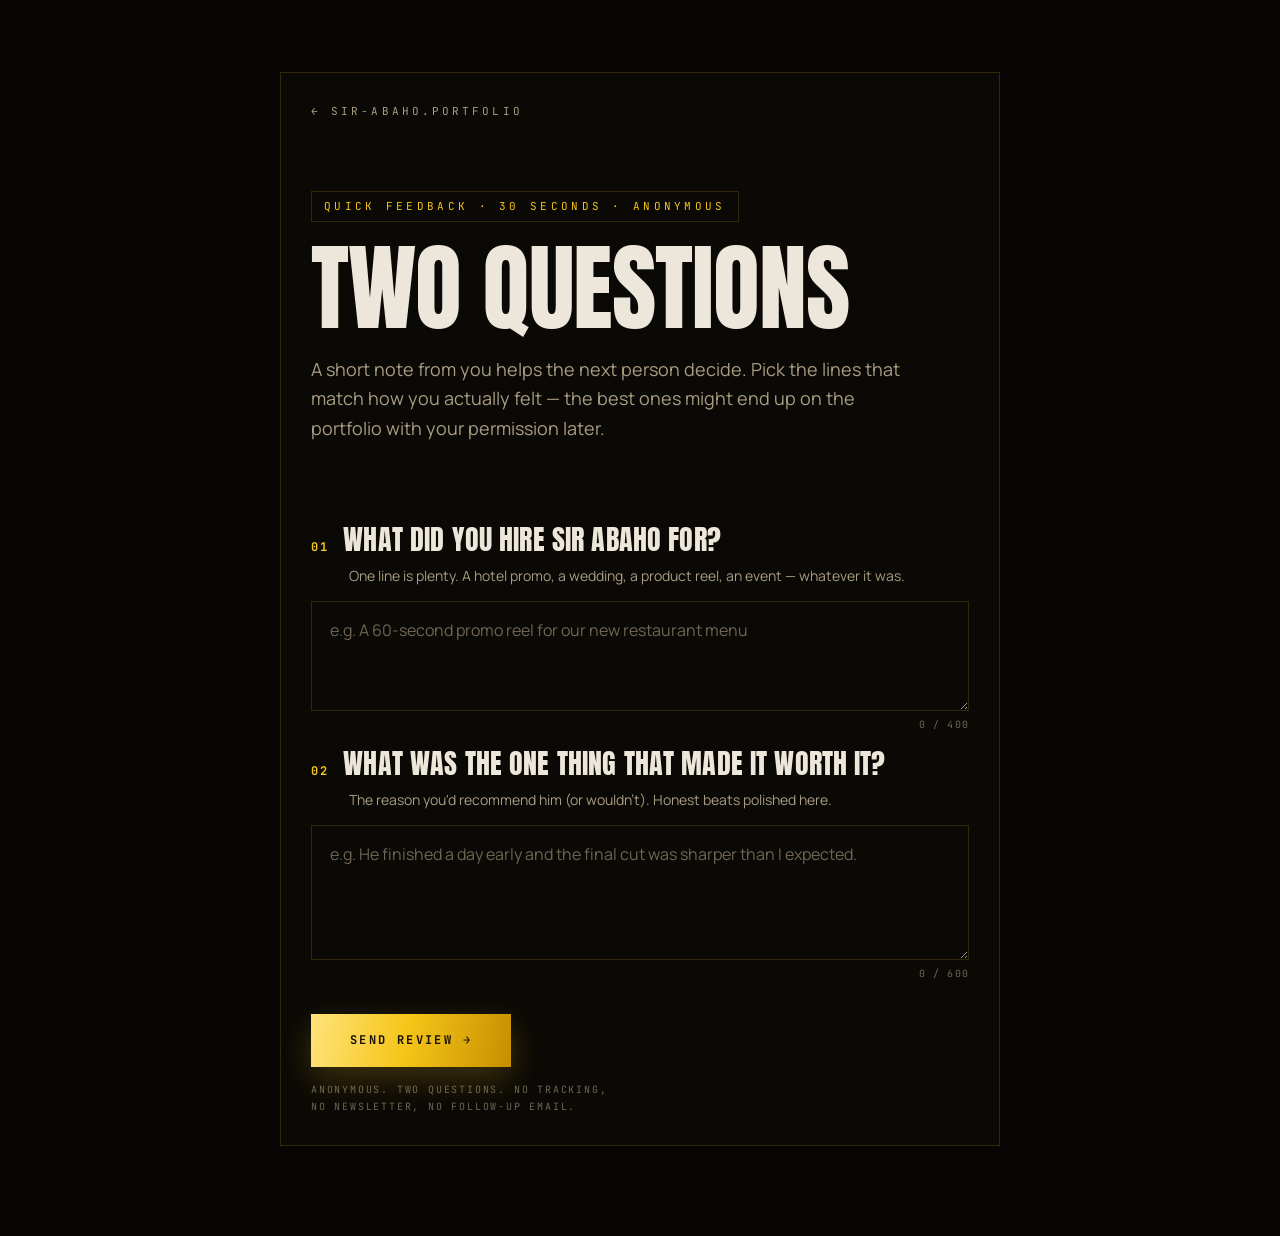
<file: review/index.html>
<!DOCTYPE html>
<html lang="en" class="no-js">
<head>
  <meta charset="UTF-8" />
  <meta name="viewport" content="width=device-width, initial-scale=1.0" />
  <title>Quick Review — Sir Abaho</title>
  <meta name="description" content="A two-question review for clients of Sir Abaho. Short, anonymous, takes 30 seconds." />
  <meta name="robots" content="noindex" />
  <link rel="icon" href="data:image/svg+xml,%3Csvg xmlns='http://www.w3.org/2000/svg' viewBox='0 0 64 64'%3E%3Cdefs%3E%3ClinearGradient id='g' x1='0' y1='0' x2='0' y2='1'%3E%3Cstop offset='0' stop-color='%23ffe37a'/%3E%3Cstop offset='1' stop-color='%23a37400'/%3E%3C/linearGradient%3E%3CradialGradient id='f' cx='.5' cy='.45' r='.6'%3E%3Cstop offset='0' stop-color='%23f5c518' stop-opacity='.55'/%3E%3Cstop offset='1' stop-color='%23f5c518' stop-opacity='0'/%3E%3C/radialGradient%3E%3C/defs%3E%3Crect width='64' height='64' fill='%23060504'/%3E%3Cg transform='scale(.32)'%3E%3Cg fill='url(%23g)'%3E%3Cpath d='M72 170c5-28 11-42 22-49l6-2 6 2c11 7 17 21 22 49z'/%3E%3Ccircle cx='100' cy='82' r='17'/%3E%3Cpath d='M66 89a35 10 0 0 1 68 0z'/%3E%3C/g%3E%3Ccircle cx='100' cy='100' r='86' fill='url(%23f)'/%3E%3Ctext x='100' y='150' text-anchor='middle' font-family='JetBrains Mono, monospace' font-size='17' letter-spacing='4' fill='%23f5c518'%3ESA%3C/text%3E%3C/g%3E%3C/svg%3E" />

  <link rel="preconnect" href="https://fonts.googleapis.com" />
  <link rel="preconnect" href="https://fonts.gstatic.com" crossorigin />
  <link href="https://fonts.googleapis.com/css2?family=Anton&family=JetBrains+Mono:wght@400;500;700&family=Manrope:wght@300;400;500;600;700;800&display=swap" rel="stylesheet" />

  <link rel="stylesheet" href="../css/style.css" />
</head>
<body class="review-page">

  <a class="skip-link" href="#q1">Skip to the form</a>

  <div class="grain" aria-hidden="true"></div>

  <main class="review" id="top">
    <a class="review__back" href="../index.html" aria-label="Back to the main portfolio">← SIR-ABAHO.PORTFOLIO</a>

    <div class="review__head">
      <span class="review__meta">QUICK FEEDBACK · 30 SECONDS · ANONYMOUS</span>
      <h1 class="review__title">TWO <span class="grad">QUESTIONS</span></h1>
      <p class="review__lead">A short note from you helps the next person decide. Pick the lines that match how you actually felt — the best ones might end up on the portfolio with your permission later.</p>
    </div>

    <form class="review__form"
          action="https://formsubmit.co/paulabaho747@gmail.com"
          method="POST"
          novalidate>

      <!-- FormSubmit config -->
      <input type="hidden" name="_subject" value="New portfolio review" />
      <input type="hidden" name="_template" value="box" />
      <input type="hidden" name="_captcha" value="true" />
      <!-- Honeypot: bots fill it, humans don't see it -->
      <input type="text" name="_honey" tabindex="-1" autocomplete="off" class="hp" aria-hidden="true" />

      <div class="field reveal" id="q1">
        <label class="field__label" for="what">
          <span class="field__num">01</span>
          <span class="field__q">What did you hire Sir Abaho for?</span>
        </label>
        <p class="field__hint">One line is plenty. A hotel promo, a wedding, a product reel, an event — whatever it was.</p>
        <textarea id="what" name="what" rows="3" required minlength="3" maxlength="400"
                  placeholder="e.g. A 60-second promo reel for our new restaurant menu"></textarea>
        <span class="field__count" data-for="what" aria-live="polite">0 / 400</span>
      </div>

      <div class="field reveal" id="q2">
        <label class="field__label" for="worth">
          <span class="field__num">02</span>
          <span class="field__q">What was the one thing that made it worth it?</span>
        </label>
        <p class="field__hint">The reason you'd recommend him (or wouldn't). Honest beats polished here.</p>
        <textarea id="worth" name="worth" rows="4" required minlength="3" maxlength="600"
                  placeholder="e.g. He finished a day early and the final cut was sharper than I expected."></textarea>
        <span class="field__count" data-for="worth" aria-live="polite">0 / 600</span>
      </div>

      <div class="review__actions reveal">
        <button type="submit" class="btn btn--gold">SEND REVIEW →</button>
        <p class="review__small">Anonymous. Two questions. No tracking, no newsletter, no follow-up email.</p>
      </div>
    </form>
  </main>

  <script>
    (function () {
      "use strict";
      // Live char counters
      var counters = document.querySelectorAll(".field__count");
      Array.prototype.forEach.call(counters, function (el) {
        var target = document.getElementById(el.getAttribute("data-for"));
        if (!target) return;
        var max = parseInt(target.getAttribute("maxlength"), 10) || 0;
        var update = function () {
          var len = target.value.length;
          el.textContent = len + " / " + max;
          if (max && len > max * 0.9) el.classList.add("is-warn");
          else el.classList.remove("is-warn");
        };
        target.addEventListener("input", update);
        update();
      });

      // Disable submit after click to prevent double submits
      var form = document.querySelector(".review__form");
      if (form) {
        form.addEventListener("submit", function () {
          var btn = form.querySelector("button[type=submit]");
          if (btn) {
            btn.disabled = true;
            btn.textContent = "SENDING…";
          }
        });
      }
    })();
  </script>
</body>
</html>
</file>
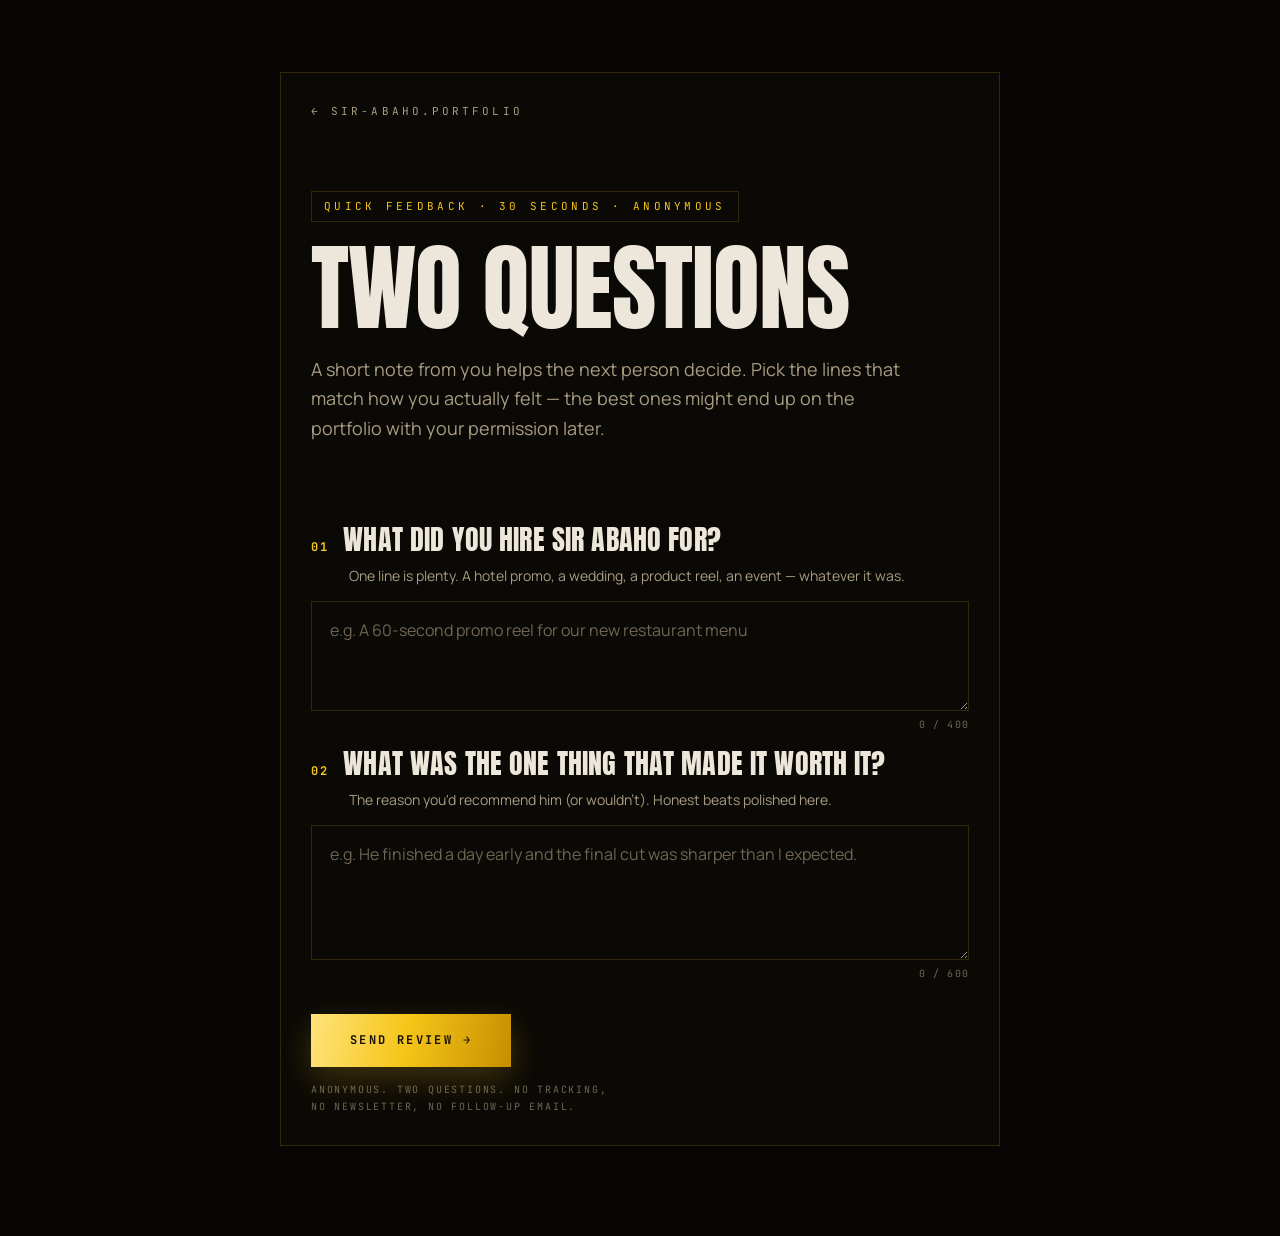
<file: review.html>
<!DOCTYPE html>
<html lang="en" class="no-js">
<head>
  <meta charset="UTF-8" />
  <meta name="viewport" content="width=device-width, initial-scale=1.0" />
  <title>Quick Review — Sir Abaho</title>
  <meta name="description" content="A two-question review for clients of Sir Abaho. Short, anonymous, takes 30 seconds." />
  <meta name="robots" content="noindex" />
  <link rel="icon" href="data:image/svg+xml,%3Csvg xmlns='http://www.w3.org/2000/svg' viewBox='0 0 64 64'%3E%3Cdefs%3E%3ClinearGradient id='g' x1='0' y1='0' x2='0' y2='1'%3E%3Cstop offset='0' stop-color='%23ffe37a'/%3E%3Cstop offset='1' stop-color='%23a37400'/%3E%3C/linearGradient%3E%3CradialGradient id='f' cx='.5' cy='.45' r='.6'%3E%3Cstop offset='0' stop-color='%23f5c518' stop-opacity='.55'/%3E%3Cstop offset='1' stop-color='%23f5c518' stop-opacity='0'/%3E%3C/radialGradient%3E%3C/defs%3E%3Crect width='64' height='64' fill='%23060504'/%3E%3Cg transform='scale(.32)'%3E%3Cg fill='url(%23g)'%3E%3Cpath d='M72 170c5-28 11-42 22-49l6-2 6 2c11 7 17 21 22 49z'/%3E%3Ccircle cx='100' cy='82' r='17'/%3E%3Cpath d='M66 89a35 10 0 0 1 68 0z'/%3E%3C/g%3E%3Ccircle cx='100' cy='100' r='86' fill='url(%23f)'/%3E%3Ctext x='100' y='150' text-anchor='middle' font-family='JetBrains Mono, monospace' font-size='17' letter-spacing='4' fill='%23f5c518'%3ESA%3C/text%3E%3C/g%3E%3C/svg%3E" />

  <link rel="preconnect" href="https://fonts.googleapis.com" />
  <link rel="preconnect" href="https://fonts.gstatic.com" crossorigin />
  <link href="https://fonts.googleapis.com/css2?family=Anton&family=JetBrains+Mono:wght@400;500;700&family=Manrope:wght@300;400;500;600;700;800&display=swap" rel="stylesheet" />

  <link rel="stylesheet" href="css/style.css" />
</head>
<body class="review-page">

  <a class="skip-link" href="#q1">Skip to the form</a>

  <div class="grain" aria-hidden="true"></div>

  <main class="review" id="top">
    <a class="review__back" href="index.html" aria-label="Back to the main portfolio">← SIR-ABAHO.PORTFOLIO</a>

    <div class="review__head">
      <span class="review__meta">QUICK FEEDBACK · 30 SECONDS · ANONYMOUS</span>
      <h1 class="review__title">TWO <span class="grad">QUESTIONS</span></h1>
      <p class="review__lead">A short note from you helps the next person decide. Pick the lines that match how you actually felt — the best ones might end up on the portfolio with your permission later.</p>
    </div>

    <form class="review__form"
          action="https://formsubmit.co/paulabaho747@gmail.com"
          method="POST"
          novalidate>

      <!-- FormSubmit config -->
      <input type="hidden" name="_subject" value="New portfolio review" />
      <input type="hidden" name="_template" value="box" />
      <input type="hidden" name="_captcha" value="true" />
      <!-- Honeypot: bots fill it, humans don't see it -->
      <input type="text" name="_honey" tabindex="-1" autocomplete="off" class="hp" aria-hidden="true" />

      <div class="field reveal" id="q1">
        <label class="field__label" for="what">
          <span class="field__num">01</span>
          <span class="field__q">What did you hire Sir Abaho for?</span>
        </label>
        <p class="field__hint">One line is plenty. A hotel promo, a wedding, a product reel, an event — whatever it was.</p>
        <textarea id="what" name="what" rows="3" required minlength="3" maxlength="400"
                  placeholder="e.g. A 60-second promo reel for our new restaurant menu"></textarea>
        <span class="field__count" data-for="what" aria-live="polite">0 / 400</span>
      </div>

      <div class="field reveal" id="q2">
        <label class="field__label" for="worth">
          <span class="field__num">02</span>
          <span class="field__q">What was the one thing that made it worth it?</span>
        </label>
        <p class="field__hint">The reason you'd recommend him (or wouldn't). Honest beats polished here.</p>
        <textarea id="worth" name="worth" rows="4" required minlength="3" maxlength="600"
                  placeholder="e.g. He finished a day early and the final cut was sharper than I expected."></textarea>
        <span class="field__count" data-for="worth" aria-live="polite">0 / 600</span>
      </div>

      <div class="review__actions reveal">
        <button type="submit" class="btn btn--gold">SEND REVIEW →</button>
        <p class="review__small">Anonymous. Two questions. No tracking, no newsletter, no follow-up email.</p>
      </div>
    </form>
  </main>

  <script>
    (function () {
      "use strict";
      // Live char counters
      var counters = document.querySelectorAll(".field__count");
      Array.prototype.forEach.call(counters, function (el) {
        var target = document.getElementById(el.getAttribute("data-for"));
        if (!target) return;
        var max = parseInt(target.getAttribute("maxlength"), 10) || 0;
        var update = function () {
          var len = target.value.length;
          el.textContent = len + " / " + max;
          if (max && len > max * 0.9) el.classList.add("is-warn");
          else el.classList.remove("is-warn");
        };
        target.addEventListener("input", update);
        update();
      });

      // Disable submit after click to prevent double submits
      var form = document.querySelector(".review__form");
      if (form) {
        form.addEventListener("submit", function () {
          var btn = form.querySelector("button[type=submit]");
          if (btn) {
            btn.disabled = true;
            btn.textContent = "SENDING…";
          }
        });
      }
    })();
  </script>
</body>
</html>
</file>
<file: css/style.css>
/* ============================================================
   SIR-ABAHO — Cinematic Videographer Portfolio
   Dark luxury noir · gold on black · film-grade motion
   ============================================================ */

/* ---------- Tokens ---------- */
:root {
  --black: #060504;          /* page background */
  --ink: #0b0906;            /* cards / panels */
  --ink-2: #120e07;          /* raised panels */
  --text: #ece7da;           /* warm white */
  --muted: #a89c82;          /* secondary text */
  --faint: #6f6552;          /* tertiary text */
  --gold: #f5c518;           /* brand gold */
  --gold-hi: #ffe37a;        /* light gold */
  --gold-lo: #a37400;        /* dark yellow / gold end */
  --line: rgba(245, 197, 24, .16);  /* hairlines */
  --grad-gold: linear-gradient(100deg, #ffe37a 0%, #f5c518 48%, #c68f00 100%);
  --grad-title: linear-gradient(180deg, #ffe37a 0%, #f5c518 50%, #d99e00 72%, #a37400 100%);
  --wa: #25D366;
  --wa-deep: #128C7E;
  --ig: #E1306C;  /* instagram pink */
  --ease: cubic-bezier(.16, 1, .3, 1);
  --font-display: 'Anton', sans-serif;
  --font-body: 'Manrope', sans-serif;
  --font-mono: 'JetBrains Mono', monospace;
  --lb-h: clamp(14px, 3vh, 42px);   /* letterbox height */
  --pad-x: clamp(20px, 5vw, 60px);
  --pad-y: clamp(90px, 13vh, 170px);
}

/* ---------- Reset / base ---------- */
*, *::before, *::after { box-sizing: border-box; margin: 0; padding: 0; }

html { scroll-behavior: smooth; }

body {
  background: var(--black);
  color: var(--text);
  font-family: var(--font-body);
  font-weight: 400;
  line-height: 1.6;
  overflow-x: clip;
  -webkit-font-smoothing: antialiased;
  text-rendering: optimizeLegibility;
}

img, svg { display: block; }
a { color: inherit; text-decoration: none; }
ul, ol { list-style: none; }
button { font: inherit; background: none; border: 0; cursor: pointer; color: inherit; }
body.menu-open { overflow: hidden; }

::selection { background: var(--gold); color: #171003; }

:focus-visible { outline: 2px solid var(--gold); outline-offset: 3px; }

.skip-link {
  position: fixed; top: calc(var(--lb-h) + 10px); left: 12px; z-index: 400;
  background: var(--gold); color: #171003;
  font-family: var(--font-mono); font-size: 11px; letter-spacing: .18em; text-transform: uppercase;
  padding: 10px 16px;
  transform: translateY(-200%);
  transition: transform .3s ease;
}
.skip-link:focus { transform: translateY(0); }

/* ---------- Film grain ---------- */
.grain {
  position: fixed; inset: 0; z-index: 200; pointer-events: none;
  opacity: .07;
  background-image: url("data:image/svg+xml,%3Csvg xmlns='http://www.w3.org/2000/svg' width='240' height='240'%3E%3Cfilter id='n'%3E%3CfeTurbulence type='fractalNoise' baseFrequency='0.9' numOctaves='2' stitchTiles='stitch'/%3E%3C/filter%3E%3Crect width='240' height='240' filter='url(%23n)' opacity='0.9'/%3E%3C/svg%3E");
  background-size: 240px 240px;
}

/* ---------- Letterbox ---------- */
.letterbox {
  position: fixed; left: 0; right: 0; z-index: 150;
  background: #000;
  transition: height .9s var(--ease);
}
.letterbox--top { top: 0; height: var(--lb-h); }
.letterbox--bottom { bottom: 0; height: var(--lb-h); }
body.is-scrolled .letterbox { height: 0; }

/* ---------- Scroll progress ---------- */
.progress {
  position: fixed; top: 0; left: 0; right: 0; z-index: 170; height: 2px;
  background: rgba(245, 197, 24, .12);
}
.progress i {
  display: block; height: 100%; width: 0%;
  background: linear-gradient(90deg, #ffe37a, #f5c518 50%, #c68f00);
  transition: width .18s linear;
}

/* ---------- Scene counter ---------- */
.scene-counter {
  position: fixed; top: 50%; right: clamp(14px, 2.4vw, 28px); z-index: 160;
  transform: translateY(-50%);
  font-family: var(--font-mono); font-size: 10px; letter-spacing: .34em; color: rgba(236, 231, 218, .6);
  transition: top .9s var(--ease), color .3s ease;
}
.scene-counter.is-live { color: var(--gold); }
/* When scrolled the nav owns the top-right corner (Hire me button) —
   move the counter to the bottom-left film-slate slot instead. */
body.is-scrolled .scene-counter {
  top: auto; bottom: clamp(14px, 3vh, 42px);
  right: auto; left: clamp(20px, 5vw, 60px);
  transform: none;
}

/* ---------- Preloader ---------- */
.preloader {
  position: fixed; inset: 0; z-index: 300;
  background: radial-gradient(900px 500px at 50% 38%, rgba(245, 197, 24, .06), transparent 65%), var(--black);
  display: flex; flex-direction: column; align-items: center; justify-content: center; gap: 18px;
  transition: transform 1s var(--ease) .15s;
}
.preloader::after {
  content: ""; position: absolute; left: 0; right: 0; bottom: 0; height: 3px;
  background: var(--grad-gold);
}
.preloader.is-done { transform: translateY(-101%); }
.preloader__mark svg { animation: markBreath 2.6s ease-in-out infinite alternate; }
@keyframes markBreath { from { transform: translateY(-4px) scale(.97); } to { transform: translateY(4px) scale(1.03); } }
.preloader__name {
  font-family: var(--font-mono); font-size: 12px; letter-spacing: .6em; color: var(--gold);
  text-indent: .6em;
}
.preloader__count {
  font-family: var(--font-display); font-size: clamp(60px, 12vw, 110px); line-height: 1;
  background: var(--grad-title); -webkit-background-clip: text; background-clip: text; color: transparent;
}
.preloader__bar { width: clamp(160px, 26vw, 240px); height: 2px; background: rgba(245, 197, 24, .15); overflow: hidden; }
.preloader__bar i { display: block; height: 100%; width: 0%; background: var(--grad-gold); }

/* ---------- Nav ---------- */
.nav {
  position: fixed; top: var(--lb-h); left: 0; right: 0; z-index: 120;
  display: flex; align-items: center; justify-content: space-between; gap: 20px;
  padding: 12px clamp(20px, 4vw, 48px);
  transition: top .9s var(--ease), background .4s ease, box-shadow .4s ease, border-color .4s ease;
  border-bottom: 1px solid transparent;
}
body.is-scrolled .nav {
  top: 0;
  background: rgba(6, 5, 4, .82);
  -webkit-backdrop-filter: blur(14px); backdrop-filter: blur(14px);
  border-bottom-color: rgba(245, 197, 24, .14);
  box-shadow: 0 12px 40px rgba(0, 0, 0, .45);
}
.nav__mark { display: flex; align-items: center; gap: 10px; font-family: var(--font-mono); font-size: 12px; font-weight: 700; letter-spacing: .3em; color: #e9dfc0; }
.nav__mark svg { width: 26px; height: 26px; }
.nav__links { display: flex; gap: clamp(18px, 3vw, 34px); }
.nav__links a {
  position: relative;
  font-family: var(--font-mono); font-size: 11px; font-weight: 500; letter-spacing: .22em; text-transform: uppercase;
  color: var(--muted);
  padding: 6px 2px;
  transition: color .3s ease;
}
.nav__links a::after {
  content: ""; position: absolute; left: 0; bottom: 0; height: 1px; width: 100%;
  background: var(--gold);
  transform: scaleX(0); transform-origin: right;
  transition: transform .4s var(--ease);
}
.nav__links a:hover { color: var(--gold); }
.nav__links a:hover::after { transform: scaleX(1); transform-origin: left; }
.nav__cta {
  font-family: var(--font-mono); font-size: 11px; font-weight: 700; letter-spacing: .2em; text-transform: uppercase;
  color: var(--gold); border: 1px solid rgba(245, 197, 24, .45); padding: 10px 18px;
  transition: background .3s ease, color .3s ease, box-shadow .3s ease;
}
.nav__cta:hover { background: var(--gold); color: #171003; box-shadow: 0 8px 24px rgba(245, 197, 24, .3); }
.nav__burger { display: none; flex-direction: column; gap: 5px; padding: 8px; }
.nav__burger i { width: 22px; height: 2px; background: var(--gold); transition: transform .35s var(--ease), opacity .3s ease; }
.nav__burger.is-open i:nth-child(1) { transform: translateY(7px) rotate(45deg); }
.nav__burger.is-open i:nth-child(2) { opacity: 0; }
.nav__burger.is-open i:nth-child(3) { transform: translateY(-7px) rotate(-45deg); }

/* ---------- Mobile menu ---------- */
.mobile-menu {
  position: fixed; inset: 0; z-index: 110;
  background: rgba(6, 5, 4, .97);
  -webkit-backdrop-filter: blur(16px); backdrop-filter: blur(16px);
  display: flex; flex-direction: column; align-items: center; justify-content: center; gap: 40px;
  opacity: 0; visibility: hidden;
  transition: opacity .45s ease, visibility .45s ease;
}
.mobile-menu.is-open { opacity: 1; visibility: visible; }
.mobile-menu nav { display: flex; flex-direction: column; align-items: center; gap: 18px; }
.mobile-menu nav a {
  font-family: var(--font-display); font-size: clamp(38px, 9vw, 60px); text-transform: uppercase;
  color: #e9dfc0; transition: color .3s ease, transform .3s var(--ease);
}
.mobile-menu nav a:hover { color: var(--gold); transform: translateX(6px); }
.mobile-menu__actions { display: flex; flex-direction: column; gap: 14px; width: min(320px, 82vw); }
.mobile-menu__actions .btn { justify-content: center; }

/* ---------- Buttons ---------- */
.btn {
  display: inline-flex; align-items: center; justify-content: center; gap: 10px;
  font-family: var(--font-mono); font-size: 12px; font-weight: 700; letter-spacing: .2em; text-transform: uppercase;
  padding: 17px 28px; border-radius: 0;
  transition: transform .35s var(--ease), box-shadow .35s ease, background .35s ease, color .35s ease, border-color .35s ease;
  will-change: transform;
}
.btn--gold {
  background: var(--grad-gold); color: #171003;
  box-shadow: 0 12px 32px rgba(245, 197, 24, .22);
}
.btn--gold:hover { transform: translateY(-3px); box-shadow: 0 18px 44px rgba(245, 197, 24, .34); }
.btn--ghost { border: 1px solid rgba(245, 197, 24, .4); color: #e9dfc0; }
.btn--ghost:hover { background: rgba(245, 197, 24, .08); border-color: var(--gold); color: var(--gold-hi); transform: translateY(-3px); }
.btn--wa { background: var(--wa); color: #06281a; box-shadow: 0 12px 32px rgba(37, 211, 102, .25); }
.btn--wa:hover { transform: translateY(-3px); box-shadow: 0 18px 44px rgba(37, 211, 102, .38); }
.btn--call { background: rgba(245, 197, 24, .08); border: 1px solid rgba(245, 197, 24, .5); color: var(--gold-hi); }
.btn--call:hover { background: var(--gold); border-color: var(--gold); color: #171003; transform: translateY(-3px); }

/* ============================================================
   HERO
   ============================================================ */
.hero.section {
  position: relative;
  min-height: 100svh;
  display: flex; align-items: center; justify-content: center;
  padding: calc(var(--lb-h) + clamp(80px, 12vh, 130px)) var(--pad-x) 70px;
  overflow: hidden;
  background:
    radial-gradient(1100px 620px at 72% 30%, rgba(245, 197, 24, .07), transparent 62%),
    radial-gradient(800px 500px at 18% 78%, rgba(120, 82, 4, .12), transparent 60%),
    var(--black);
}

/* drifting fog */
.hero__fog {
  position: absolute; border-radius: 50%; pointer-events: none;
  background: radial-gradient(ellipse at center, rgba(245, 197, 24, .10), transparent 65%);
  filter: blur(46px);
}
.hero__fog--1 { width: 60vw; height: 40vh; left: -12%; top: 12%; animation: fogDrift1 22s ease-in-out infinite alternate; }
.hero__fog--2 { width: 52vw; height: 36vh; right: -14%; bottom: 4%; animation: fogDrift2 28s ease-in-out infinite alternate; }
@keyframes fogDrift1 { from { transform: translateX(-6%) translateY(0); } to { transform: translateX(8%) translateY(5%); } }
@keyframes fogDrift2 { from { transform: translateX(6%) translateY(3%); } to { transform: translateX(-8%) translateY(-4%); } }

/* ---------- Hero inner ---------- */
.hero__inner {
  position: relative; z-index: 1;
  display: flex; flex-direction: column; align-items: center; text-align: center;
  max-width: 1150px; margin: 0 auto;
  will-change: opacity, transform;
}

/* slate label */
.hero__slate {
  display: flex; align-items: center; gap: 14px;
  font-family: var(--font-mono); font-size: 11px; font-weight: 500; letter-spacing: .45em; text-transform: uppercase;
  color: var(--gold); margin-bottom: clamp(20px, 3.4vh, 34px);
}
.hero__slate::before, .hero__slate::after { content: ""; width: clamp(26px, 4vw, 52px); height: 1px; background: rgba(245, 197, 24, .5); }

/* 3D title stage */
.hero__stage { perspective: 950px; }

.hero__rise { transform-style: preserve-3d; will-change: transform, opacity, filter; }

.hero__title {
  transform-style: preserve-3d;
  font-family: var(--font-display);
  font-size: clamp(54px, 14.5vw, 186px);
  line-height: .92; letter-spacing: .01em; white-space: nowrap;
  text-transform: uppercase;
  animation: titleFloat 10s ease-in-out infinite alternate;
  will-change: transform;
}
body.is-loaded .hero__rise {
  animation: titleRise 1.6s var(--ease) .12s both;
}
@keyframes titleRise {
  from { transform: rotateX(48deg) translateY(130px) scale(.93); opacity: 0; filter: blur(18px); }
  to   { transform: rotateX(0) translateY(0) scale(1); opacity: 1; filter: blur(0); }
}
@keyframes titleFloat {
  from { transform: rotateX(8deg) rotateY(-9deg); }
  to   { transform: rotateX(8deg) rotateY(-15deg); }
}

/* gold face + 3D extrusion + light sweep */
.hero__face {
  position: relative; display: inline-block; isolation: isolate;
  background-image:
    var(--grad-title),
    linear-gradient(115deg, transparent 38%, rgba(255, 246, 205, .95) 50%, transparent 62%);
  background-size: 100% 100%, 260% 100%;
  background-position: 0 0, 200% 0;
  background-repeat: no-repeat;
  -webkit-background-clip: text; background-clip: text;
  color: transparent;
  animation: titleSweep 1.5s cubic-bezier(.4, 0, .2, 1) 1.15s both;
}
@keyframes titleSweep { to { background-position: 0 0, -100% 0; } }
.hero__face::before {
  content: attr(data-text);
  position: absolute; inset: 0; z-index: -1;
  color: #d9a400;
  text-shadow:
    0 1px 0 #d9a400, 0 2px 0 #c79500, 0 3px 0 #b58600, 0 4px 0 #a37700,
    0 5px 0 #916800, 0 6px 0 #7f5900, 0 7px 0 #6d4a00, 0 8px 0 #5b3b00,
    0 9px 0 #492c00, 0 10px 0 #371d00, 0 18px 30px rgba(0, 0, 0, .7);
}

/* tagline / sub / cta */
.hero__tag {
  margin-top: clamp(26px, 4.5vh, 44px);
  font-family: var(--font-mono); font-size: clamp(10px, 1.4vw, 13px); font-weight: 500;
  letter-spacing: .38em; text-transform: uppercase; color: #e8cf8a;
}
.hero__sub {
  margin-top: 16px; max-width: 640px;
  font-size: clamp(15px, 1.9vw, 18px); font-weight: 300; line-height: 1.75;
  color: var(--muted);
}
.hero__cta { margin-top: clamp(26px, 4.5vh, 42px); display: flex; gap: 14px; flex-wrap: wrap; justify-content: center; }

/* scroll hint */
.hero__scroll {
  position: absolute; bottom: clamp(18px, 4vh, 40px); left: 50%; transform: translateX(-50%);
  display: flex; flex-direction: column; align-items: center; gap: 10px;
  font-family: var(--font-mono); font-size: 9px; letter-spacing: .5em; color: var(--faint);
}
.hero__scroll i {
  width: 2px; height: 42px; background: linear-gradient(180deg, var(--gold), transparent);
  animation: scrollDrop 1.8s var(--ease) infinite;
}
@keyframes scrollDrop { 0% { transform: scaleY(0); transform-origin: top; } 45% { transform: scaleY(1); transform-origin: top; } 55% { transform: scaleY(1); transform-origin: bottom; } 100% { transform: scaleY(0); transform-origin: bottom; } }

/* hero reveal stagger (gated by preloader) */
.hero .reveal { opacity: 0; transform: translateY(26px); transition: opacity .9s ease, transform .9s var(--ease); }
body.is-loaded .hero__inner > .hero__slate { transition-delay: .55s; }
body.is-loaded .hero__inner > .hero__tag { transition-delay: .72s; }
body.is-loaded .hero__inner > .hero__sub { transition-delay: .84s; }
body.is-loaded .hero__inner > .hero__cta { transition-delay: .98s; }
body.is-loaded .hero__inner > .hero__scroll { transition-delay: 1.12s; }
body.is-loaded .hero .reveal { opacity: 1; transform: translateY(0); }

/* ============================================================
   MARQUEE
   ============================================================ */
.marquee {
  position: relative; z-index: 2;
  background: var(--grad-gold);
  border-top: 1px solid rgba(23, 16, 3, .3); border-bottom: 1px solid rgba(23, 16, 3, .3);
  overflow: hidden; padding: clamp(14px, 2.2vh, 22px) 0;
}
.marquee__track { display: flex; width: max-content; animation: marquee 26s linear infinite; }
@keyframes marquee { to { transform: translateX(-50%); } }
.marquee__track span {
  font-family: var(--font-display); font-size: clamp(22px, 3.2vw, 40px); letter-spacing: .04em;
  text-transform: uppercase; color: #171003; white-space: nowrap;
  padding-right: 4px;
}
.marquee__track span i { font-style: normal; color: #7a5a00; padding: 0 14px; }

/* ============================================================
   SECTIONS (shared)
   ============================================================ */
.section {
  position: relative;
  padding: var(--pad-y) var(--pad-x);
  background:
    radial-gradient(1000px 480px at 85% 0%, rgba(245, 197, 24, .045), transparent 60%),
    var(--black);
}
.wrap { max-width: 1240px; margin: 0 auto; }

.section__meta {
  display: flex; align-items: center; gap: 14px;
  font-family: var(--font-mono); font-size: 11px; font-weight: 500; letter-spacing: .42em; text-transform: uppercase;
  color: var(--gold); margin-bottom: clamp(18px, 3vh, 26px);
}
.section__meta::before { content: ""; width: 46px; height: 1px; background: rgba(245, 197, 24, .55); flex: none; }

.section__title {
  font-family: var(--font-display);
  font-size: clamp(44px, 7.2vw, 96px);
  line-height: .95; text-transform: uppercase; letter-spacing: .01em;
  color: var(--text); margin-bottom: clamp(14px, 2.4vh, 22px);
}
.section__title .grad {
  background: var(--grad-gold);
  -webkit-background-clip: text; background-clip: text; color: transparent;
}
.section__lead {
  max-width: 660px; color: var(--muted);
  font-size: clamp(15px, 1.8vw, 18px); font-weight: 300; line-height: 1.75;
  margin-bottom: clamp(42px, 7vh, 76px);
}

/* ---------- Reveal system ---------- */
.reveal {
  opacity: 0; transform: translateY(34px);
  transition: opacity .95s ease, transform .95s var(--ease), filter .95s ease;
  will-change: opacity, transform;
}
.reveal.is-in { opacity: 1; transform: translateY(0); }

/* ---------- Sticker-peel system (removed — sections render flat now) ---------- */
/* The old data-peel sheets + .peel-cursor lived here. See git history if we
   bring the peel back. */

/* stagger helpers */
.about__copy p:nth-of-type(2) { transition-delay: .08s; }
.about__copy .btn { transition-delay: .16s; }
.about__stats .stat:nth-child(1) { transition-delay: .1s; }
.about__stats .stat:nth-child(2) { transition-delay: .18s; }
.about__stats .stat:nth-child(3) { transition-delay: .26s; }
.about__stats .stat:nth-child(4) { transition-delay: .34s; }
.about__stats .stat:nth-child(5) { transition-delay: .42s; }
.services__list li:nth-child(2) { transition-delay: .07s; }
.services__list li:nth-child(3) { transition-delay: .14s; }
.services__list li:nth-child(4) { transition-delay: .21s; }
.process__stages .stage:nth-child(2) { transition-delay: .1s; }
.process__stages .stage:nth-child(3) { transition-delay: .2s; }
.process__stages .stage:nth-child(4) { transition-delay: .3s; }
.web__card:nth-child(2) { transition-delay: .1s; }
.web__card:nth-child(3) { transition-delay: .2s; }

/* ============================================================
   ABOUT
   ============================================================ */
.about__grid {
  display: grid; grid-template-columns: 1.15fr .85fr; gap: clamp(40px, 6vw, 90px);
  align-items: start;
}
.about__copy p { color: var(--muted); font-size: clamp(15px, 1.7vw, 17px); font-weight: 300; line-height: 1.85; margin-bottom: 18px; }
.about__copy p:first-of-type { color: var(--text); font-size: clamp(17px, 2.1vw, 21px); font-weight: 400; line-height: 1.75; }
.about__copy .btn { margin-top: 12px; }
.about__stats { display: grid; grid-template-columns: 1fr 1fr; gap: 14px; }
.stat {
  border: 1px solid var(--line); background: var(--ink); padding: clamp(20px, 2.6vw, 30px) 20px;
  transition: border-color .4s ease, transform .4s var(--ease), box-shadow .4s ease;
}
.stat:hover { border-color: rgba(245, 197, 24, .45); transform: translateY(-4px); box-shadow: 0 16px 40px rgba(0, 0, 0, .35); }
.stat b {
  display: block;
  font-family: var(--font-display); font-size: clamp(38px, 5vw, 60px); line-height: 1;
  background: var(--grad-gold); -webkit-background-clip: text; background-clip: text; color: transparent;
  margin-bottom: 8px;
}
.stat span { font-family: var(--font-mono); font-size: 10px; letter-spacing: .24em; color: var(--faint); }

/* ---------- Stat reactions (film-grade light sweeps) ---------- */
.stat { position: relative; overflow: hidden; }
.stat::before {  /* one-shot sweep on scroll reveal — gated by .is-in */
  content: ""; position: absolute; top: -20%; bottom: -20%; left: 0;
  width: 34%; transform: skewX(-22deg) translateX(-160%);
  background: linear-gradient(105deg, transparent, rgba(245, 197, 24, .13), transparent);
  pointer-events: none;
}
.stat.is-in::before { animation: statSweep .85s var(--ease) var(--sweep-delay, .35s); }
.about__stats .stat:nth-child(1) { --sweep-delay: .3s; }
.about__stats .stat:nth-child(2) { --sweep-delay: .38s; }
.about__stats .stat:nth-child(3) { --sweep-delay: .46s; }
.about__stats .stat:nth-child(4) { --sweep-delay: .54s; }
.about__stats .stat:nth-child(5) { --sweep-delay: .62s; }
@keyframes statSweep { to { transform: skewX(-22deg) translateX(560%); } }
.stat::after {  /* hover sweep — re-triggers every hover, reel-style */
  content: ""; position: absolute; top: -20%; bottom: -20%; left: 0;
  width: 34%; transform: skewX(-22deg) translateX(-160%);
  background: linear-gradient(105deg, transparent, rgba(245, 197, 24, .15), transparent);
  pointer-events: none;
  transition: transform .9s var(--ease);
}
.stat:hover::after { transform: skewX(-22deg) translateX(560%); }
.stat b { transition: transform .5s var(--ease), filter .5s ease; }
.stat:hover b { transform: translateY(-4px) scale(1.05); filter: drop-shadow(0 8px 22px rgba(245, 197, 24, .3)); }
.stat span { transition: letter-spacing .45s var(--ease), color .45s ease; }
.stat:hover span { letter-spacing: .3em; color: var(--gold); }
.stat--wide { grid-column: 1 / -1; }
.stat--wide span { display: block; color: var(--gold); margin-bottom: 10px; }
.stat--wide p { margin: 0; color: var(--muted); font-size: 14px; font-weight: 300; line-height: 1.7; max-width: 720px; }
.stat--text b { font-size: clamp(24px, 3.2vw, 40px); line-height: 1.05; }
.stat--long span { font-size: 9px; letter-spacing: .1em; }
.stat--long:hover span { letter-spacing: .16em; }

/* ---------- About milestones (written achievements) ---------- */
.about__milestones {
  margin-top: clamp(40px, 5vh, 60px);
  display: grid; grid-template-columns: repeat(3, 1fr); gap: 14px;
}
.about__milestones li {
  border: 1px solid var(--line); background: var(--ink);
  padding: clamp(18px, 2.4vw, 26px) 20px;
  transition: border-color .4s ease, transform .4s var(--ease), box-shadow .4s ease;
}
.about__milestones li:hover { border-color: rgba(245, 197, 24, .45); transform: translateY(-4px); box-shadow: 0 16px 40px rgba(0, 0, 0, .35); }
.about__milestones b {
  display: block;
  font-family: var(--font-mono); font-size: 11px; letter-spacing: .24em; color: var(--gold);
  margin-bottom: 10px;
}
.about__milestones p { color: var(--muted); font-size: 14px; font-weight: 300; line-height: 1.7; }

/* ============================================================
   SERVICES
   ============================================================ */
.services__list { border-top: 1px solid var(--line); }
.services__list li { border-bottom: 1px solid var(--line); }
.services__list a {
  display: grid; grid-template-columns: clamp(56px, 7vw, 92px) 1fr auto; gap: clamp(14px, 2.4vw, 30px);
  align-items: center;
  padding: clamp(24px, 4vh, 38px) clamp(4px, 1.2vw, 16px);
  transition: background .45s ease;
}
.services__list a:hover {
  background: linear-gradient(90deg, rgba(245, 197, 24, .06), transparent 65%);
}
.svc__num {
  font-family: var(--font-display); font-size: clamp(30px, 4vw, 48px);
  color: rgba(245, 197, 24, .28);
  transition: color .4s ease, transform .4s var(--ease);
}
.services__list a:hover .svc__num { color: var(--gold); transform: translateX(4px); }
.svc__body h3 {
  font-family: var(--font-display); font-size: clamp(24px, 3.4vw, 42px); font-weight: 400;
  letter-spacing: .02em; text-transform: uppercase; color: var(--text);
  transition: transform .45s var(--ease), color .3s ease;
}
.services__list a:hover .svc__body h3 { transform: translateX(8px); color: var(--gold-hi); }
.svc__body p { color: var(--muted); font-weight: 300; max-width: 760px; margin: 8px 0 10px; font-size: 15px; line-height: 1.75; }
.svc__tags { font-family: var(--font-mono); font-size: 10px; letter-spacing: .16em; color: #e8cf8a; opacity: .75; }
.svc__list {
  margin: 12px 0 14px; padding-top: 12px;
  border-top: 1px dashed rgba(245, 197, 24, .14);
  display: grid; gap: 7px; max-width: 760px;
}
.svc__list li {
  position: relative; padding-left: 18px;
  font-family: var(--font-mono); font-size: 11px; letter-spacing: .05em;
  color: var(--muted); line-height: 1.55;
}
.svc__list li::before {
  content: "+"; position: absolute; left: 0; top: 0;
  color: var(--gold); font-weight: 700;
}
.svc__arrow {
  font-size: 26px; color: var(--gold);
  opacity: 0; transform: translateX(-12px);
  transition: opacity .35s ease, transform .4s var(--ease);
}
.services__list a:hover .svc__arrow { opacity: 1; transform: translateX(0); }

/* ============================================================
   WORK / REELS
   ============================================================ */
.work__grid {
  display: grid;
  grid-template-columns: repeat(auto-fill, minmax(240px, 1fr));
  gap: clamp(14px, 2vw, 24px);
}
.reel { position: relative; }
.reel__link, .reel__visual {
  display: block; position: relative;
  aspect-ratio: 4 / 5; overflow: hidden;
  background: linear-gradient(160deg, var(--g1, #3a2a05), var(--g2, #140d03) 70%);
  border: 1px solid var(--line);
  transition: border-color .4s ease, transform .5s var(--ease), box-shadow .5s ease;
}
.reel__visual::before { /* light sweep on hover */
  content: ""; position: absolute; inset: 0; z-index: 3; pointer-events: none;
  background: linear-gradient(115deg, transparent 35%, rgba(255, 246, 205, .35) 50%, transparent 65%);
  transform: translateX(-120%);
  transition: transform .9s var(--ease);
}
.reel__link:hover .reel__visual::before { transform: translateX(120%); }
.reel__link:hover { border-color: rgba(245, 197, 24, .55); transform: translateY(-6px); box-shadow: 0 24px 60px rgba(0, 0, 0, .5), 0 0 0 1px rgba(245, 197, 24, .12); }
.reel__link:hover .reel__visual { transform: scale(1.035); }

.reel__num {
  position: absolute; right: 10px; bottom: -14px; z-index: 2;
  font-family: var(--font-display); font-size: clamp(90px, 9vw, 130px); line-height: 1;
  color: rgba(245, 197, 24, .14);
  pointer-events: none;
}
.reel__chip {
  position: absolute; top: 12px; left: 12px; z-index: 4;
  font-family: var(--font-mono); font-size: 9px; font-weight: 700; letter-spacing: .16em; text-transform: uppercase;
  color: var(--gold-hi); background: rgba(6, 5, 4, .6); border: 1px solid rgba(245, 197, 24, .3);
  padding: 5px 9px;
}
.reel__platform {
  position: absolute; top: 12px; right: 12px; z-index: 4;
  display: grid; place-items: center;
  width: 30px; height: 30px; border-radius: 50%;
  background: rgba(6, 5, 4, .6); border: 1px solid rgba(245, 197, 24, .3);
  color: var(--gold-hi);
}
.reel__platform svg { width: 15px; height: 15px; }
.reel__fig {
  position: absolute; left: 50%; bottom: -6%; transform: translateX(-50%);
  width: 62%; opacity: .3; z-index: 1; pointer-events: none;
}
.reel__play {
  position: absolute; top: 50%; left: 50%; transform: translate(-50%, -50%); z-index: 4;
  display: grid; place-items: center;
  width: 64px; height: 64px; border-radius: 50%;
  background: var(--grad-gold); color: #171003;
  box-shadow: 0 12px 34px rgba(245, 197, 24, .35);
  transition: transform .45s var(--ease), box-shadow .45s ease;
}
.reel__play svg { width: 22px; height: 22px; }
.reel__link:hover .reel__play { transform: translate(-50%, -50%) scale(1.14); box-shadow: 0 18px 44px rgba(245, 197, 24, .5); }
.reel__watch {
  position: absolute; bottom: 12px; left: 12px; z-index: 4;
  font-family: var(--font-mono); font-size: 9px; font-weight: 700; letter-spacing: .2em; text-transform: uppercase;
  color: #171003; background: var(--gold); padding: 5px 9px;
  opacity: 0; transform: translateY(8px);
  transition: opacity .4s ease, transform .4s var(--ease);
}
.reel__link:hover .reel__watch { opacity: 1; transform: translateY(0); }
.reel__info {
  position: absolute; left: 14px; right: 14px; bottom: 14px; z-index: 4;
  text-align: left;
}
.reel__info b { display: block; font-family: var(--font-mono); font-size: 12px; font-weight: 700; letter-spacing: .06em; color: var(--text); }
.reel__info i { font-style: normal; font-size: 12.5px; font-weight: 300; color: var(--muted); }

.reel__link.is-soon { cursor: default; }
.reel__link.is-soon:hover { border-color: var(--line); transform: none; box-shadow: none; }
.reel__link.is-soon:hover .reel__visual { transform: none; }
.reel__link.is-soon:hover .reel__visual::before { transform: translateX(-120%); }
.reel__link.is-soon .reel__play { background: rgba(6, 5, 4, .55); color: var(--faint); box-shadow: none; }
.reel__link.is-soon .reel__watch { display: none; }
.reel__soon-tag {
  position: absolute; bottom: 12px; left: 12px; z-index: 4;
  font-family: var(--font-mono); font-size: 9px; letter-spacing: .2em; text-transform: uppercase;
  color: var(--faint); border: 1px solid rgba(245, 197, 24, .25); padding: 5px 9px;
}

/* ============================================================
   REVIEWS / CLIENT LOVE
   ============================================================ */
.reviews__grid { display: grid; grid-template-columns: repeat(3, 1fr); gap: 14px; }
.review {
  border: 1px solid var(--line); background: var(--ink);
  padding: clamp(22px, 2.6vw, 30px);
  display: flex; flex-direction: column; gap: 16px;
  transition: border-color .4s ease, transform .4s var(--ease), box-shadow .4s ease;
}
.review:hover { border-color: rgba(245, 197, 24, .45); transform: translateY(-4px); box-shadow: 0 16px 40px rgba(0, 0, 0, .35); }
.review__platform {
  display: inline-flex; align-items: center; gap: 7px; align-self: flex-start;
  font-family: var(--font-mono); font-size: 10px; font-weight: 700; letter-spacing: .2em;
  color: var(--wa); text-transform: uppercase;
}
.review__platform svg { width: 14px; height: 14px; }
.review__platform--instagram { color: var(--ig); }
.review__text {
  flex: 1;
  color: var(--text); font-size: clamp(15px, 1.6vw, 17px); font-weight: 300; line-height: 1.75;
}
.review__text::before { content: "“"; color: var(--gold); font-family: var(--font-display); font-size: 1.45em; line-height: 0; vertical-align: -.2em; margin-right: 3px; }
.review__text::after { content: "”"; color: var(--gold); font-family: var(--font-display); }
.review__meta {
  margin-top: auto; padding-top: 16px; border-top: 1px solid var(--line);
}
.review__meta b {
  display: block; font-family: var(--font-mono); font-size: 11px; font-weight: 700;
  letter-spacing: .18em; color: var(--gold); margin-bottom: 4px;
}
.review__meta i { display: block; font-style: normal; font-size: 12px; color: var(--faint); }
.reviews__grid .review:nth-child(2) { transition-delay: .08s; }
.reviews__grid .review:nth-child(3) { transition-delay: .16s; }
.reviews__grid .review:nth-child(4) { transition-delay: .24s; }

/* ============================================================
   PROCESS
   ============================================================ */
.process { overflow: hidden; }
.process__grid { display: grid; grid-template-columns: minmax(280px, 1fr) 1.5fr; gap: clamp(40px, 6vw, 90px); align-items: start; }
.process__sticky { position: sticky; top: clamp(90px, 14vh, 130px); align-self: start; }
.process__line { width: 3px; height: 230px; background: rgba(245, 197, 24, .14); margin-top: clamp(30px, 5vh, 50px); position: relative; }
.process__line i {
  position: absolute; top: 0; left: 0; width: 100%; height: var(--proc, 0%);
  background: linear-gradient(180deg, #ffe37a, #c68f00);
  transition: height .2s linear;
}
.process__stages { border-top: 1px solid var(--line); }
.stage { position: relative; padding: clamp(28px, 4.5vh, 40px) 0 clamp(28px, 4.5vh, 40px) 34px; border-bottom: 1px solid var(--line); }
.stage::before {
  content: ""; position: absolute; left: 0; top: 50%; transform: translateY(-50%);
  width: 11px; height: 11px; border-radius: 50%;
  background: var(--ink); border: 2px solid rgba(245, 197, 24, .35);
  transition: background .4s ease, border-color .4s ease, box-shadow .4s ease;
}
.stage.is-live::before { background: var(--gold); border-color: var(--gold); box-shadow: 0 0 18px rgba(245, 197, 24, .6); }
.stage__num {
  position: absolute; right: 0; top: clamp(26px, 4vh, 36px);
  font-family: var(--font-display); font-size: clamp(38px, 4.6vw, 54px); line-height: 1;
  color: rgba(245, 197, 24, .15);
  transition: color .5s ease;
}
.stage.is-live .stage__num {
  background: var(--grad-gold); -webkit-background-clip: text; background-clip: text; color: transparent;
}
.stage h3 {
  font-family: var(--font-display); font-size: clamp(22px, 2.6vw, 30px); font-weight: 400; letter-spacing: .04em;
  color: #e9dfc0; margin-bottom: 8px;
  transition: color .4s ease, transform .4s var(--ease);
}
.stage.is-live h3 { color: var(--gold-hi); transform: translateX(6px); }
.stage p { color: var(--muted); font-weight: 300; font-size: 15px; line-height: 1.75; max-width: 560px; }

/* ============================================================
   WEB / SOFTWARE — the clean, light section
   ============================================================ */
.web {
  background:
    radial-gradient(900px 420px at 12% 8%, rgba(200, 150, 20, .10), transparent 60%),
    #f4efdf;
  color: #171207;
  border-top: 1px solid rgba(23, 16, 3, .1); border-bottom: 1px solid rgba(23, 16, 3, .1);
}
.web .section__meta { color: #a37400; }
.web .section__meta::before { background: rgba(163, 116, 0, .5); }
.web .section__title { color: #171207; }
.web .section__title .grad { background: linear-gradient(100deg, #e0a500 0%, #b07e00 55%, #8a5d00 100%); -webkit-background-clip: text; background-clip: text; color: transparent; }
.web .section__lead { color: #6b5d3d; }
.web__grid { display: grid; grid-template-columns: repeat(3, 1fr); gap: clamp(14px, 2vw, 22px); margin-bottom: clamp(40px, 6vh, 60px); }
.web__card {
  background: #fffdf7; border: 1px solid #e2d9c0; border-radius: 10px;
  padding: clamp(24px, 3vw, 34px);
  box-shadow: 0 18px 44px rgba(60, 40, 0, .07);
  transition: transform .5s var(--ease), box-shadow .5s ease, border-color .4s ease;
}
.web__card:hover { transform: translateY(-7px); border-color: #c9a227; box-shadow: 0 28px 60px rgba(60, 40, 0, .14); }
.web__num {
  display: inline-grid; place-items: center;
  width: 34px; height: 34px;
  font-family: var(--font-mono); font-size: 13px; font-weight: 700;
  color: #8a5d00; border: 1px solid #d8c48a; border-radius: 8px;
  margin-bottom: 18px;
}
.web__card h3 { font-family: var(--font-display); font-size: 24px; font-weight: 400; letter-spacing: .03em; color: #171207; margin-bottom: 10px; }
.web__card p { color: #6b5d3d; font-size: 14.5px; font-weight: 300; line-height: 1.75; }
.web__cta {
  display: flex; flex-direction: column; align-items: center; gap: 18px; text-align: center;
  padding-top: clamp(28px, 4.5vh, 44px);
  border-top: 1px dashed #d8c48a;
}
.web__cta p { font-family: var(--font-display); font-size: clamp(20px, 2.6vw, 28px); letter-spacing: .02em; color: #171207; text-transform: uppercase; }
.web__cta p span { color: #a37400; margin: 0 6px; }

/* ============================================================
   CONTACT
   ============================================================ */
.contact { text-align: center; }
.contact .section__meta, .contact .section__title, .contact .section__lead { margin-left: auto; margin-right: auto; }
.contact .section__meta { justify-content: center; }
.contact .section__meta::after { content: ""; width: 46px; height: 1px; background: rgba(245, 197, 24, .55); }
.contact .section__lead { margin-bottom: clamp(34px, 5.5vh, 56px); }
.contact__actions { display: flex; gap: 16px; flex-wrap: wrap; justify-content: center; margin-bottom: clamp(38px, 6vh, 56px); }
.contact__socials { display: flex; gap: 28px; justify-content: center; }
.contact__socials a { color: var(--muted); transition: color .3s ease, transform .35s var(--ease); }
.contact__socials a:hover { color: var(--gold); transform: translateY(-4px); }

/* ============================================================
   FOOTER
   ============================================================ */
.footer {
  position: relative;
  padding: clamp(50px, 8vh, 80px) var(--pad-x) clamp(90px, 12vh, 120px);
  border-top: 1px solid rgba(245, 197, 24, .14);
  text-align: center;
  background: radial-gradient(700px 320px at 50% 100%, rgba(245, 197, 24, .05), transparent 65%), var(--black);
}
.footer__mark {
  font-family: var(--font-display); font-size: clamp(60px, 11vw, 150px); line-height: 1;
  background: linear-gradient(180deg, rgba(255, 227, 122, .16), rgba(163, 116, 0, .08));
  -webkit-background-clip: text; background-clip: text; color: transparent;
  user-select: none; pointer-events: none;
}
.footer__mark svg {
  display: block; width: clamp(44px, 6vw, 72px); height: auto;
  margin: 0 auto clamp(14px, 2vh, 26px);
  filter: drop-shadow(0 6px 24px rgba(245, 197, 24, .18));
}
.footer__row {
  margin-top: 20px;
  display: flex; align-items: center; justify-content: center; gap: 14px; flex-wrap: wrap;
  font-family: var(--font-mono); font-size: 11px; letter-spacing: .18em; color: var(--faint);
}
.footer__nav a { color: var(--muted); transition: color .3s ease; }
.footer__nav a:hover { color: var(--gold); }

/* ============================================================
   FLOATING BUTTONS
   ============================================================ */
.fab-stack { position: fixed; right: clamp(14px, 2vw, 24px); bottom: clamp(14px, 2.4vh, 24px); z-index: 90; display: flex; flex-direction: column; gap: 12px; }
.fab {
  width: 56px; height: 56px; border-radius: 50%;
  display: grid; place-items: center;
  transition: transform .35s var(--ease), box-shadow .35s ease;
  box-shadow: 0 12px 30px rgba(0, 0, 0, .45);
}
.fab:hover { transform: scale(1.1) translateY(-2px); }
.fab--wa { background: var(--wa); color: #06281a; position: relative; }
.fab--wa::after {
  content: ""; position: absolute; inset: 0; border-radius: 50%;
  border: 2px solid var(--wa);
  animation: waPing 2.6s var(--ease) infinite;
}
@keyframes waPing { 0% { transform: scale(1); opacity: .8; } 80%, 100% { transform: scale(1.7); opacity: 0; } }
.fab--call { background: var(--ink); border: 1px solid rgba(245, 197, 24, .5); color: var(--gold); }

/* ============================================================
   RESPONSIVE
   ============================================================ */
@media (max-width: 1020px) {
  .about__grid { grid-template-columns: 1fr; }
  .about__stats { grid-template-columns: repeat(2, 1fr); }
  .reviews__grid { grid-template-columns: repeat(2, 1fr); }
  .process__grid { grid-template-columns: 1fr; }
  .process__sticky { position: static; }
  .web__grid { grid-template-columns: 1fr; max-width: 560px; margin-left: auto; margin-right: auto; }
}
@media (max-width: 760px) {
  .nav__links, .nav__cta { display: none; }
  .nav__burger { display: flex; }
  .about__stats { grid-template-columns: 1fr 1fr; }
  .reviews__grid { grid-template-columns: 1fr; }
  .about__milestones { grid-template-columns: 1fr; }
  .services__list a { grid-template-columns: 48px 1fr; }
  .svc__arrow { display: none; }
  .scene-counter { display: none; }
  .hero__title { white-space: normal; }
  .reel__num { font-size: 80px; }
}
@media (max-width: 420px) {
  .hero__cta .btn { width: 100%; }
  .contact__actions .btn { width: 100%; }
}

/* ============================================================
   NO-JS FALLBACK
   ============================================================ */
html.no-js .preloader, html.no-js .grain { display: none; }
html.no-js .reveal { opacity: 1 !important; transform: none !important; filter: none !important; }
html.no-js .hero .reveal { opacity: 1; transform: none; }
html.no-js .work__grid::after {
  content: "The reels need JavaScript — enable it to see the work.";
  font-family: var(--font-mono); font-size: 12px; color: var(--faint);
}
html.no-js .reviews__grid::after, html.no-js .about__stats::after {
  content: "This section loads with JavaScript — enable it to see the content.";
  grid-column: 1 / -1;
  font-family: var(--font-mono); font-size: 12px; color: var(--faint);
}

/* ============================================================
   REDUCED MOTION
   ============================================================ */
@media (prefers-reduced-motion: reduce) {
  html { scroll-behavior: auto; }
  *, *::before, *::after {
    animation-duration: .01ms !important;
    animation-iteration-count: 1 !important;
    transition-duration: .01ms !important;
  }
  .grain { display: none; }
  .reveal { opacity: 1 !important; transform: none !important; filter: none !important; }
  .hero .reveal { opacity: 1; transform: none; }
  .hero__title { animation: none; transform: none; }
  .hero__rise { animation: none; }
  .hero__fog { animation: none; }
  .marquee__track { animation: none; }
  .fab--wa::after { animation: none; }
  .letterbox { height: 0; }
  .scene-counter { display: none; }
  .stat::before { animation: none !important; }  /* kill the staggered reveal sweep (animation-delay is not zeroed by the block above) */
  .preloader.is-done { transform: translateY(-101%); transition: none; }
}

/* ============================================================
   REVIEW PAGE  (review.html — 2-question client feedback form)
   Self-contained: delete this block AND review.html to remove.
   Form posts to formsubmit.co/paulabaho747@gmail.com.
   ============================================================ */

.review-page {
  /* identical base to the main site — no nav, no scene counter,
     no preloader, no letterbox. Just the form. */
  min-height: 100vh;
  display: flex;
  flex-direction: column;
  justify-content: center;
  padding: clamp(40px, 8vh, 90px) var(--pad-x) clamp(60px, 10vh, 120px);
}

.review {
  width: 100%;
  max-width: 720px;
  margin: 0 auto;
}

.review__back {
  display: inline-block;
  font-family: var(--font-mono);
  font-size: 11px;
  letter-spacing: .28em;
  text-transform: uppercase;
  color: var(--muted);
  margin-bottom: clamp(32px, 6vh, 60px);
  transition: color .25s ease, transform .25s ease;
}
.review__back:hover { color: var(--gold); transform: translateX(-3px); }

.review__head { margin-bottom: clamp(40px, 7vh, 70px); }

.review__meta {
  display: inline-block;
  font-family: var(--font-mono);
  font-size: 11px;
  letter-spacing: .3em;
  text-transform: uppercase;
  color: var(--gold);
  margin-bottom: 22px;
  padding: 6px 12px;
  border: 1px solid var(--line);
}

.review__title {
  font-family: var(--font-display);
  font-weight: 400;
  text-transform: uppercase;
  font-size: clamp(48px, 9vw, 96px);
  line-height: .92;
  letter-spacing: -.01em;
  margin-bottom: 22px;
  color: var(--text);
}

.review__lead {
  font-size: clamp(15px, 1.5vw, 18px);
  line-height: 1.65;
  color: var(--muted);
  max-width: 56ch;
}

.review__form {
  display: flex;
  flex-direction: column;
  gap: clamp(28px, 4vh, 44px);
}

/* honeypot — keep it out of layout, screenreaders, and tab order */
.hp { position: absolute !important; left: -9999px !important; opacity: 0 !important; pointer-events: none; }

.field {
  display: flex;
  flex-direction: column;
  gap: 10px;
  position: relative;
}

.field__label {
  display: flex;
  align-items: baseline;
  gap: 14px;
}

.field__num {
  font-family: var(--font-mono);
  font-size: 12px;
  letter-spacing: .18em;
  color: var(--gold);
  font-weight: 700;
  flex-shrink: 0;
}

.field__q {
  font-family: var(--font-display);
  font-weight: 400;
  text-transform: uppercase;
  font-size: clamp(20px, 2.6vw, 28px);
  line-height: 1.15;
  letter-spacing: .005em;
  color: var(--text);
}

.field__hint {
  font-size: 14px;
  line-height: 1.55;
  color: var(--muted);
  margin-top: -2px;
  padding-left: 38px;  /* align under .field__q, after the number column */
}

.field textarea {
  margin-top: 4px;
  padding-left: 38px;  /* same as hint — line up under the question text */
  width: 100%;
  background: var(--ink);
  border: 1px solid var(--line);
  border-radius: 0;
  color: var(--text);
  font-family: var(--font-body);
  font-size: 16px;
  line-height: 1.55;
  padding: 16px 18px 18px;
  resize: vertical;
  min-height: 96px;
  transition: border-color .25s ease, background .25s ease, box-shadow .25s ease;
  caret-color: var(--gold);
}

.field textarea::placeholder { color: var(--faint); }

.field textarea:hover {
  border-color: rgba(245, 197, 24, .35);
}

.field textarea:focus {
  outline: none;
  border-color: var(--gold);
  background: var(--ink-2);
  box-shadow: 0 0 0 3px rgba(245, 197, 24, .12);
}

.field textarea:invalid:not(:placeholder-shown) {
  border-color: rgba(245, 197, 24, .25);  /* not full red — gold brand language */
}

.field__count {
  position: absolute;
  right: 0;
  bottom: -22px;
  font-family: var(--font-mono);
  font-size: 10px;
  letter-spacing: .12em;
  color: var(--faint);
}
.field__count.is-warn { color: var(--gold); }

.review__actions {
  display: flex;
  flex-direction: column;
  align-items: flex-start;
  gap: 14px;
  margin-top: 18px;
}

.review__actions .btn { min-width: 200px; }
.review__actions .btn:disabled { opacity: .55; cursor: not-allowed; transform: none; box-shadow: none; }

.review__small {
  font-family: var(--font-mono);
  font-size: 10px;
  letter-spacing: .18em;
  text-transform: uppercase;
  color: var(--faint);
  max-width: 50ch;
  line-height: 1.7;
}

/* On narrow viewports, drop the column alignment for hint + textarea so they fill the row */
@media (max-width: 540px) {
  .field__hint,
  .field textarea { padding-left: 0; }
  .field__count { right: 4px; }
}

/* Reveal on this page: just fade + small rise (no IntersectionObserver in main.js) */
@media (prefers-reduced-motion: no-preference) {
  .review-page .reveal {
    opacity: 0;
    transform: translateY(12px);
    animation: reviewIn .9s var(--ease) forwards;
  }
  .review-page .reveal:nth-of-type(1) { animation-delay: .05s; }
  .review-page .reveal:nth-of-type(2) { animation-delay: .18s; }
  .review-page .reveal:nth-of-type(3) { animation-delay: .31s; }
  .review-page .reveal:nth-of-type(4) { animation-delay: .44s; }
  @keyframes reviewIn {
    to { opacity: 1; transform: none; }
  }
}
@media (prefers-reduced-motion: reduce) {
  .review-page .reveal { opacity: 1; transform: none; animation: none; }
}

/* Small-screen padding bump so the form has breathing room on phones */
@media (max-width: 420px) {
  .review-page { padding-left: 18px; padding-right: 18px; }
}

/* ============================================================
   REEL THUMBNAIL  (CSS background-image, set by main.js as --thumb)
   The .reel__visual--has-thumb class swaps the gradient for the
   real photo and fades the FIG watermark. Falls back to the
   original gradient if no thumb is available.
   ============================================================ */
.reel__visual--has-thumb {
  background-image: var(--thumb);
  background-size: cover;
  background-position: center;
  background-color: #000;
}
.reel__visual--has-thumb .reel__fig { opacity: .08; }

/* ============================================================
   REEL MODAL  (in-place player — opens on card click)
   Self-contained: delete this block + the modal markup in
   index.html to fall back to the "open in new tab" behavior.
   ============================================================ */
body.modal-open { overflow: hidden; }

.reel-modal {
  position: fixed; inset: 0; z-index: 500;
  display: flex; align-items: center; justify-content: center;
  padding: clamp(16px, 4vw, 48px);
  background: rgba(6, 5, 4, .78);
  backdrop-filter: blur(8px);
  -webkit-backdrop-filter: blur(8px);
}
.reel-modal[hidden] { display: none; }

.reel-modal__backdrop {
  position: absolute; inset: 0;
  cursor: pointer;
}

.reel-modal__dialog {
  position: relative;
  z-index: 1;
  width: 100%;
  max-width: 420px;
  max-height: calc(100vh - 32px);
  display: flex; flex-direction: column;
  background: var(--ink);
  border: 1px solid var(--line);
  box-shadow: 0 30px 80px rgba(0, 0, 0, .65), 0 0 0 1px rgba(245, 197, 24, .08);
  animation: reelModalIn .35s var(--ease);
}
@keyframes reelModalIn {
  from { opacity: 0; transform: translateY(10px) scale(.98); }
  to   { opacity: 1; transform: none; }
}
@media (prefers-reduced-motion: reduce) {
  .reel-modal__dialog { animation: none; }
}

.reel-modal__close {
  position: absolute; top: -1px; right: -1px; z-index: 5;
  width: 40px; height: 40px;
  display: grid; place-items: center;
  background: var(--ink-2);
  color: var(--text);
  border: 1px solid var(--line);
  border-top: 0; border-right: 0;
  cursor: pointer;
  transition: color .2s ease, background .2s ease;
}
.reel-modal__close:hover { color: var(--gold); background: var(--ink); }
.reel-modal__close svg { width: 18px; height: 18px; }
.reel-modal__close:focus-visible { outline: 2px solid var(--gold); outline-offset: -3px; }

.reel-modal__player {
  position: relative;
  width: 100%;
  /* 9:16 portrait — matches TikTok/IG reels */
  aspect-ratio: 9 / 16;
  background: #000;
  display: flex; align-items: center; justify-content: center;
  overflow: hidden;
}
.reel-modal__iframe {
  position: absolute; inset: 0;
  width: 100%; height: 100%;
  border: 0;
}
.reel-modal__empty {
  font-family: var(--font-mono); font-size: 12px; letter-spacing: .14em;
  text-transform: uppercase; color: var(--faint);
  padding: 20px; text-align: center;
}

.reel-modal__meta {
  padding: 18px 20px 20px;
  display: flex; flex-direction: column; gap: 6px;
  border-top: 1px solid var(--line);
}
.reel-modal__title {
  font-family: var(--font-mono); font-size: 13px; font-weight: 700;
  letter-spacing: .04em; color: var(--text);
}
.reel-modal__sub {
  display: flex; align-items: center; gap: 8px; flex-wrap: wrap;
  font-size: 12.5px; color: var(--muted);
}
.reel-modal__sep { color: var(--faint); }
.reel-modal__platform { color: var(--gold); font-family: var(--font-mono); font-size: 11px; letter-spacing: .14em; text-transform: uppercase; }
.reel-modal__fallback {
  margin-top: 8px;
  font-family: var(--font-mono); font-size: 10.5px; letter-spacing: .18em; text-transform: uppercase;
  color: var(--muted);
  border-top: 1px solid var(--line);
  padding-top: 12px;
  transition: color .2s ease;
}
.reel-modal__fallback:hover { color: var(--gold); }
.reel-modal__fallback:focus-visible { outline: 2px solid var(--gold); outline-offset: 3px; }
</file>
